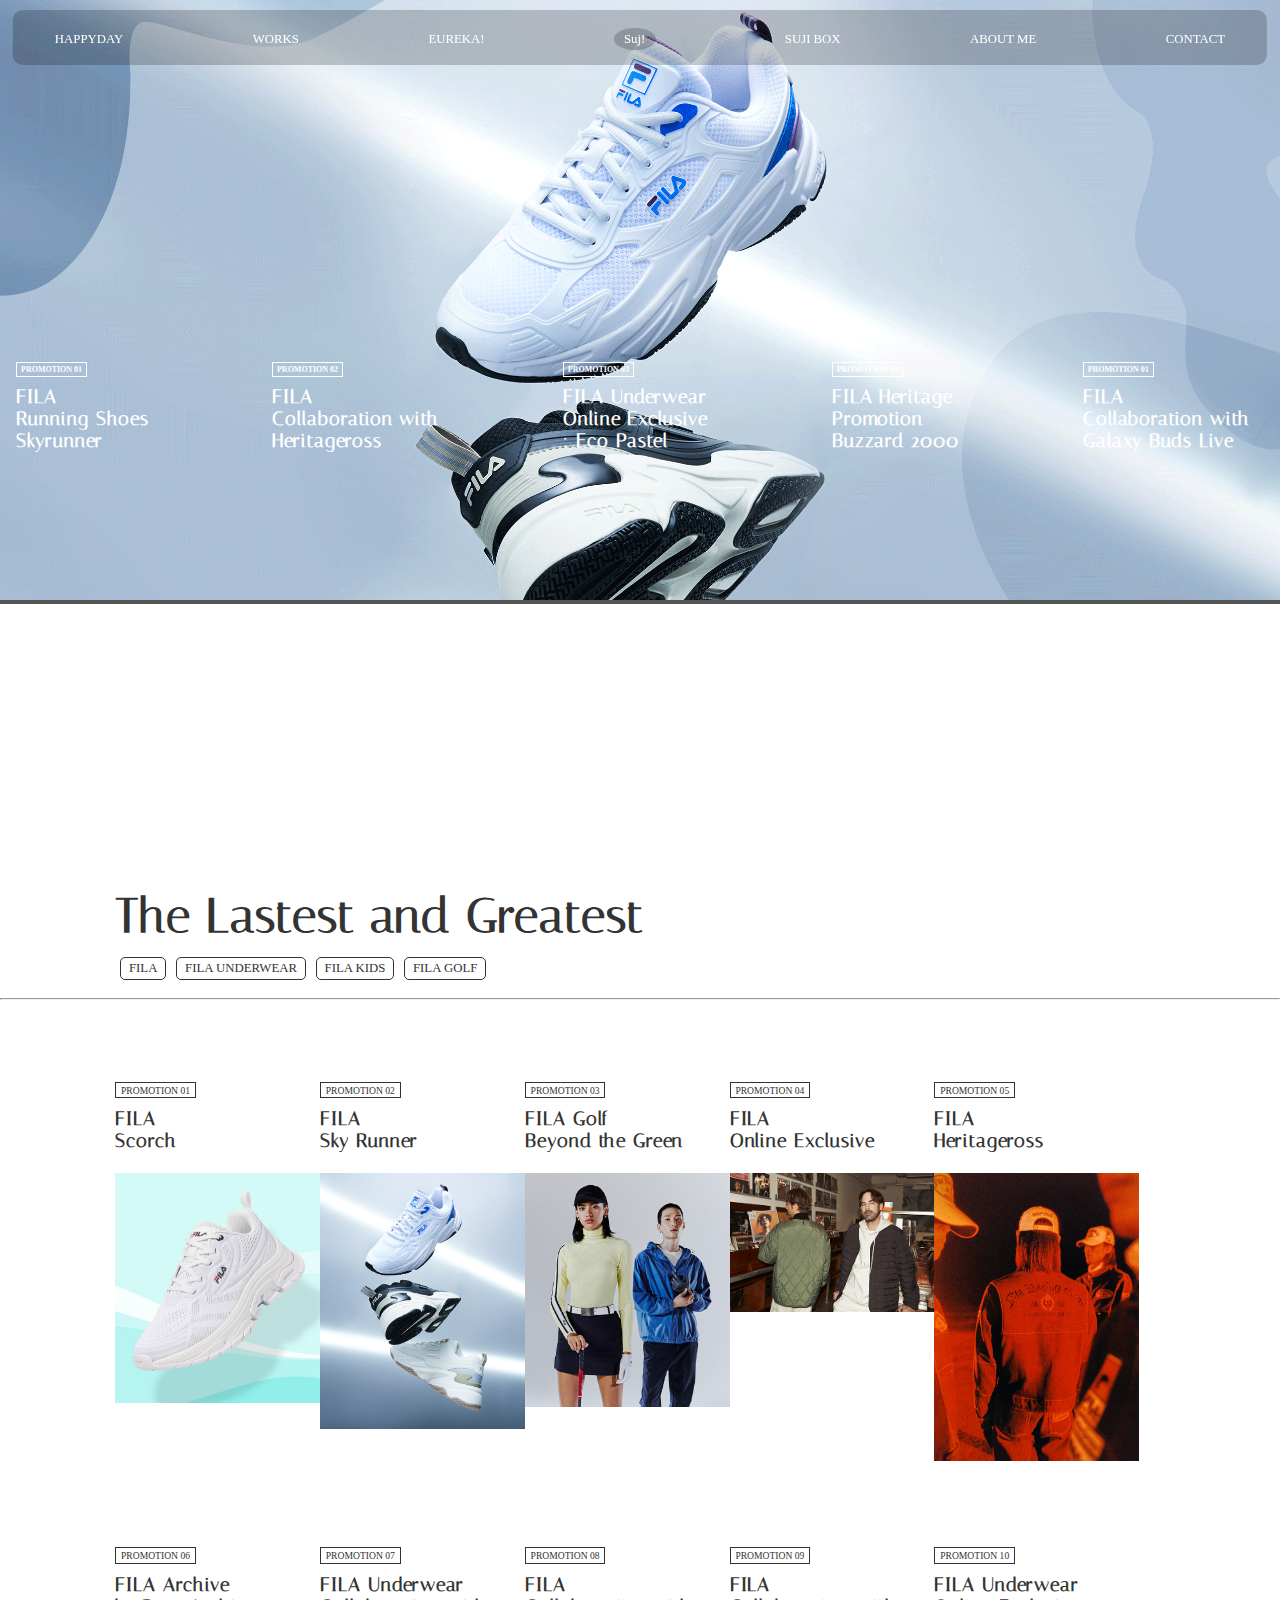
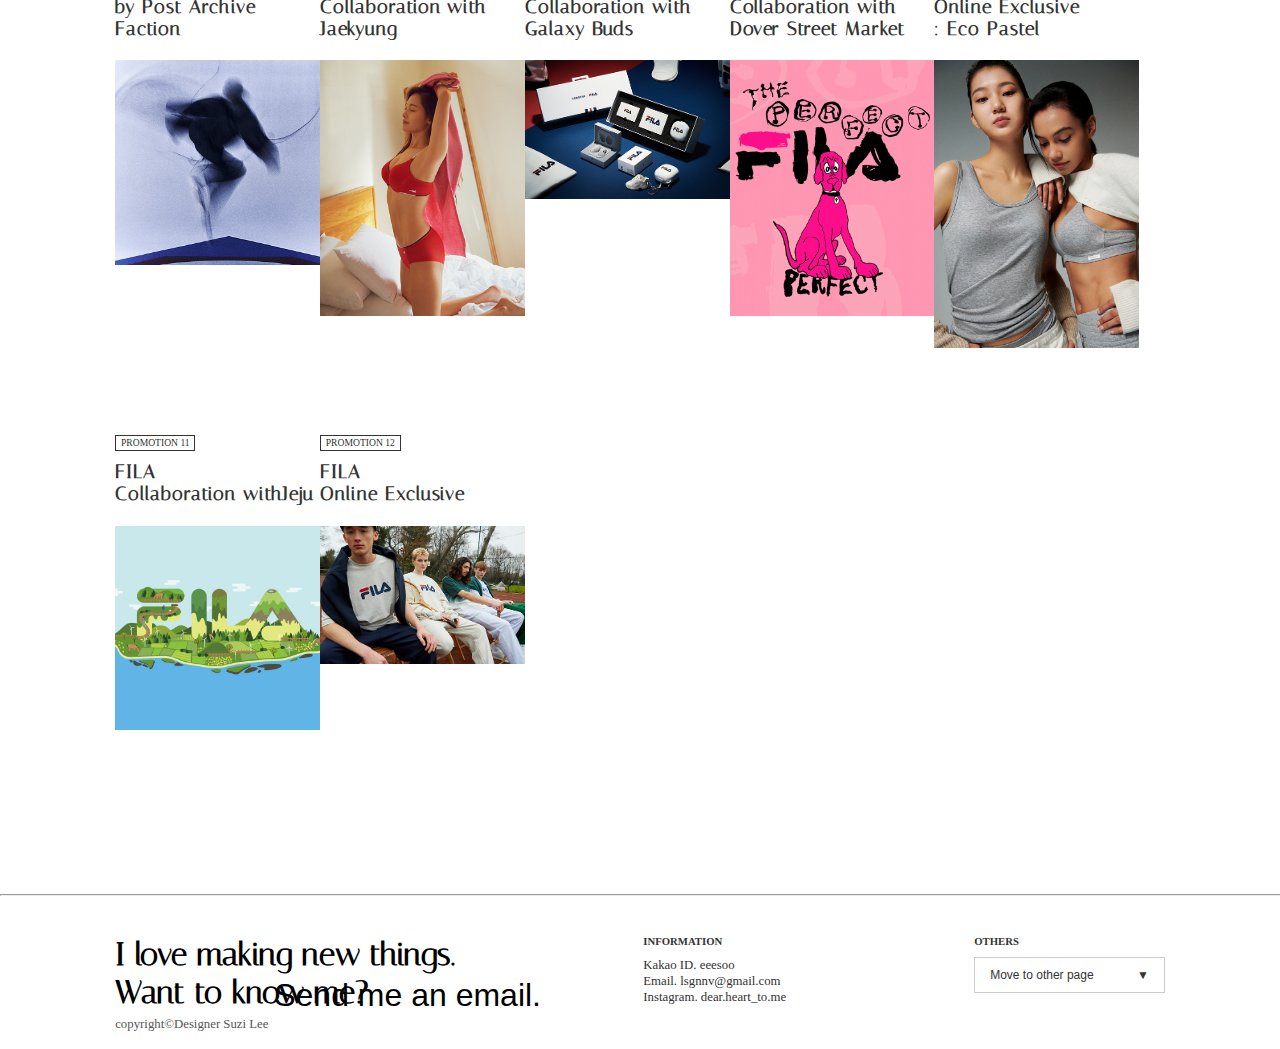
<file: index.html>
<!DOCTYPE html>
<html lang="ko">
<head>
    <meta charset="UTF-8">
    <meta http-equiv="X-UA-Compatible" content="IE=edge">
    <meta name="viewport" content="width=device-width, initial-scale=1.0">
    <link rel="icon" href="img/favicon.ico" type="image/x-icon">
    <link rel="stylesheet" href="css/fixed.css">
    <link rel="stylesheet" href="css/index.css">

    <!-- FONT -->
    <link rel="preconnect" href="https://fonts.googleapis.com">
    <link rel="preconnect" href="https://fonts.gstatic.com" crossorigin>
    <link href="https://fonts.googleapis.com/css2?family=Italiana&display=swap" rel="stylesheet">
    
    <title>Eureka suji!</title>
</head>
<body>
    <div id="wrap">
        <header data-include-path="header.html"></header>
      
        <div class="tab_menu">
            <ul class="list">
              <li class="is_on">
                <a href="promotion01.html" class="btn">
                    <p>PROMOTION 01</p>
                    <h3>FILA<br>Running Shoes<br>
                    Skyrunner</h3>
                </a>
                <div id="tab1" class="cont">
                    <img src="img/works/mainbanner_01.png" alt="Skyrunner">
                </div>
              </li>
              <li>
                <a href="promotion02.html" class="btn">
                    <p>PROMOTION 02</p>
                    <h3>FILA<br>Collaboration with<br>
                        Heritageross</h3>
                </a>
                <div id="tab2" class="cont">
                    <img src="img/works/mainbanner_05.png" alt="Heritageross">
                </div>
              </li>
              <li>
                <a href="promotion03.html" class="btn">
                    <p>PROMOTION 03</p>
                    <h3>FILA Underwear<br>
                        Online Exclusive<br>
                        : Eco Pastel</h3>
                </a>
                <div id="tab3" class="cont">
                    <img src="img/works/mainbanner_10.png" alt="Online Exclusive Eco Pastel">
                </div>
              </li>
              <li>
                <a href="promotion04.html" class="btn">
                    <p>PROMOTION 05</p>
                    <h3>FILA Heritage <br>
                        Promotion <br>
                        Buzzard 2000 </h3>
                </a>
                <div id="tab3" class="cont">
                    <img src="img/works/mainbanner_15.png" alt="Buzzard 2000">
                </div>
              </li>
              <li>
                <a href="promotion05.html" class="btn">
                    <p>PROMOTION 01</p>
                    <h3>FILA<br>Collaboration with<br>
                    Galaxy Buds Live</h3>
                </a>
                <div id="tab3" class="cont">
                    <img src="img/works/mainbanner_17.png" alt="Galaxy Buds Collabo">
                </div>
              </li>
            </ul>
          </div>

        <article>
            <h2>The Lastest and Greatest</h2>
            <ul class="hashtag">
                <li><a href="#">FILA</a></li>
                <li><a href="#">FILA UNDERWEAR</a></li>
                <li><a href="#">FILA KIDS</a></li>
                <li><a href="#">FILA GOLF</a></li>
            </ul>
            <hr>
            <ul id="works" class="list">
                <li>
                    <a href="#">
                        <p>PROMOTION 01</p>
                        <h3>FILA<br>Scorch</h3>
                        <img src="img/works/thumb_01.jpg" alt="">
                    </a>
                    
                </li>
                <li><a href="#">
                    <p>PROMOTION 02</p>
                    <h3>FILA<br>Sky Runner</h3>
                    <img src="img/works/thumb_02.jpg" alt="">
                </a></li>
                <li><a href="#">
                    <p>PROMOTION 03</p>
                    <h3>FILA Golf<br>Beyond the Green</h3>
                    <img src="img/works/thumb_03.jpg" alt="">
                </a></li>
                <li><a href="#">
                    <p>PROMOTION 04</p>
                    <h3>FILA<br>Online Exclusive</h3>
                    <img src="img/works/thumb_04.jpg" alt="">
                </a></li>
                <li><a href="#">
                    <p>PROMOTION 05</p>
                    <h3>FILA<br>Heritageross</h3>
                    <img src="img/works/thumb_05.jpg" alt="">
                </a></li>
                <li><a href="#">
                    <p>PROMOTION 06</p>
                    <h3>FILA Archive<br>by Post Archive <br>Faction</h3>
                    <img src="img/works/thumb_06.jpg" alt="">
                </a></li>
                <li><a href="#">
                    <p>PROMOTION 07</p>
                    <h3>FILA Underwear
                        <br>Collaboration with<br>
                        Jaekyung</h3>
                    <img src="img/works/thumb_07.jpg" alt="">
                </a></li>
                <li><a href="#">
                    <p>PROMOTION 08</p>
                    <h3>FILA<br>Collaboration with<br>
                    Galaxy Buds</h3>
                    <img src="img/works/thumb_17.jpg" alt="">
                </a></li>
                <li><a href="#">
                    <p>PROMOTION 09</p>
                    <h3>FILA<br>Collaboration with<br>
                    Dover Street Market</h3>
                    <img src="img/works/thumb_16.jpg" alt="">
                </a></li>
                <li><a href="#">
                    <p>PROMOTION 10</p>
                    <h3>FILA Underwear<br>Online Exclusive<br>: Eco Pastel</h3>
                    <img src="img/works/thumb_10.jpg" alt="">
                </a></li>
                <li><a href="#">
                    <p>PROMOTION 11</p>
                    <h3>FILA<br>Collaboration withJeju</h3>
                    <img src="img/works/thumb_11.jpg" alt="">
                </a></li>
                <li><a href="#">
                    <p>PROMOTION 12</p>
                    <h3>FILA<br>Online Exclusive</h3>
                    <img src="img/works/thumb_08.jpg" alt="">
                </a></li>
            </ul>
        </article>

        <hr id="footerline">
        <footer data-include-path="footer.html"></footer>
    </div>

    <script src="js/fixed.js"></script>
    <script src="js/index.js"></script>

</body>
</html>
</file>
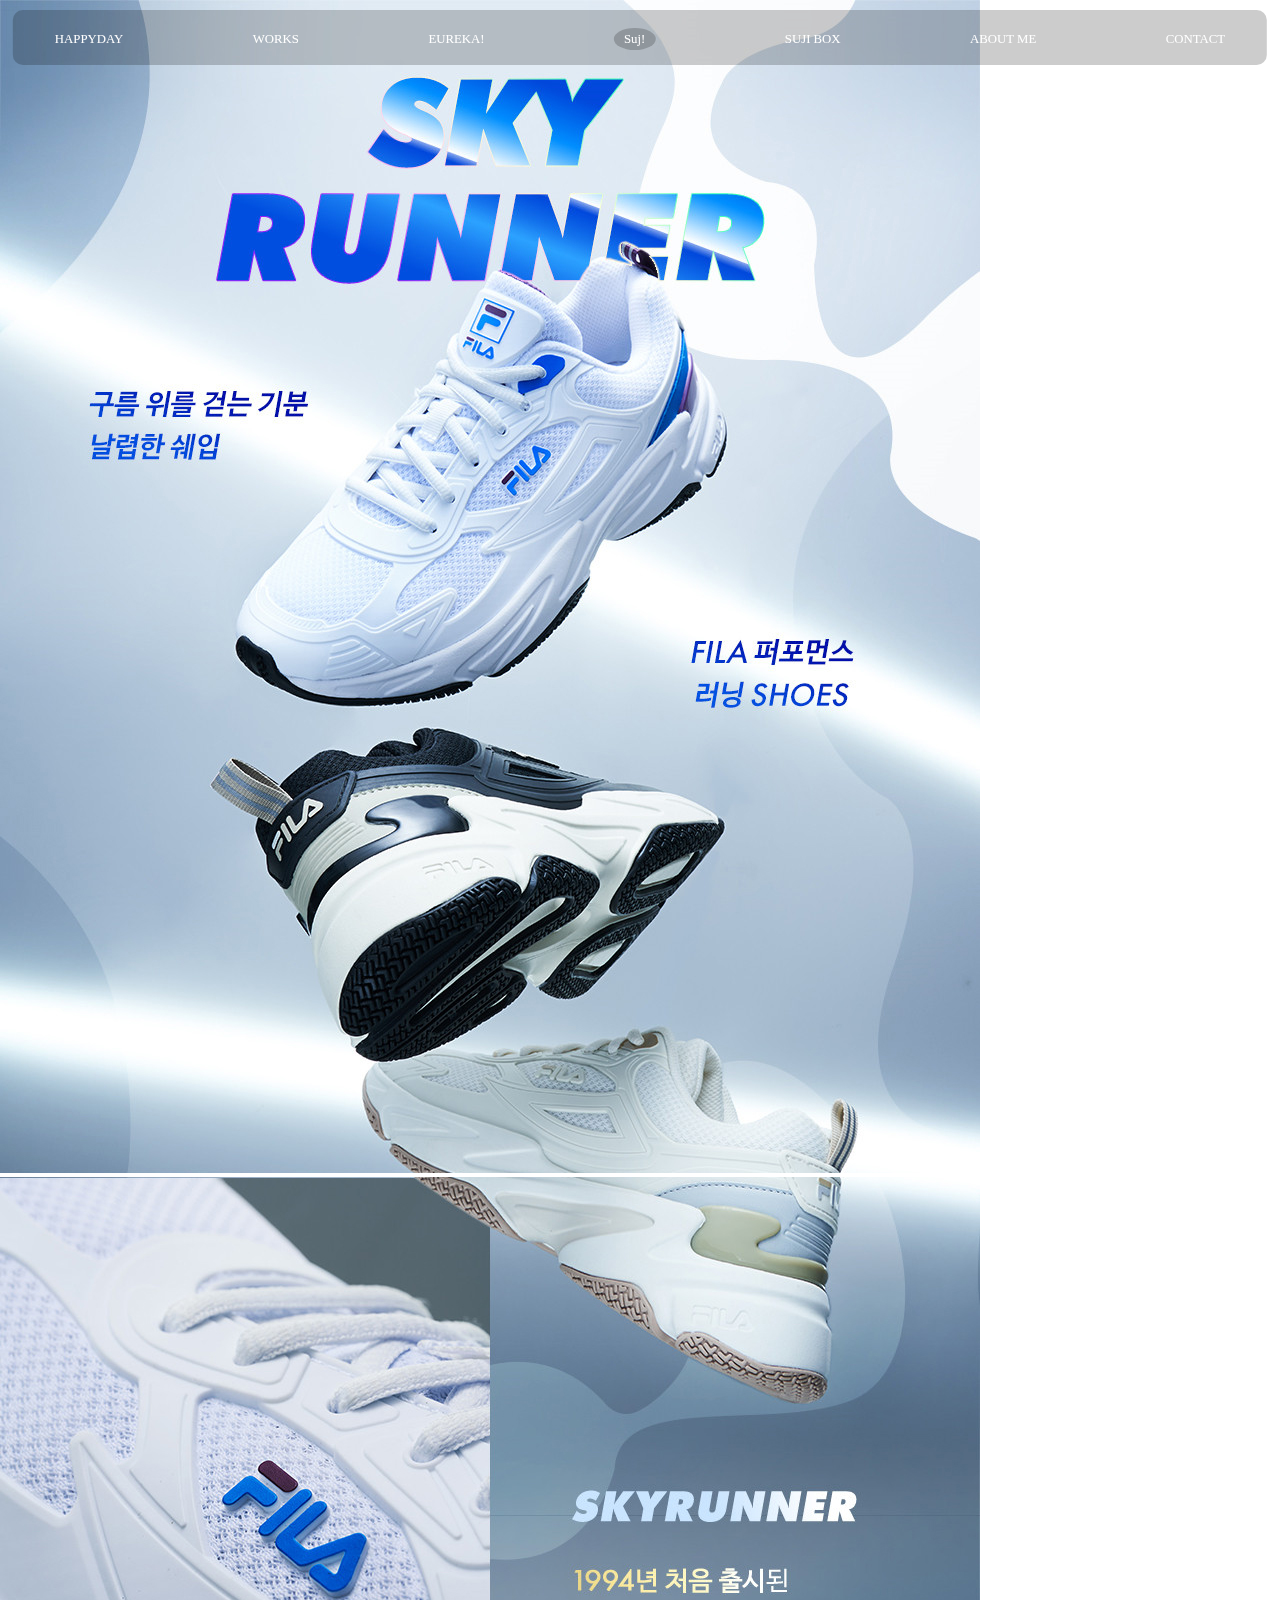
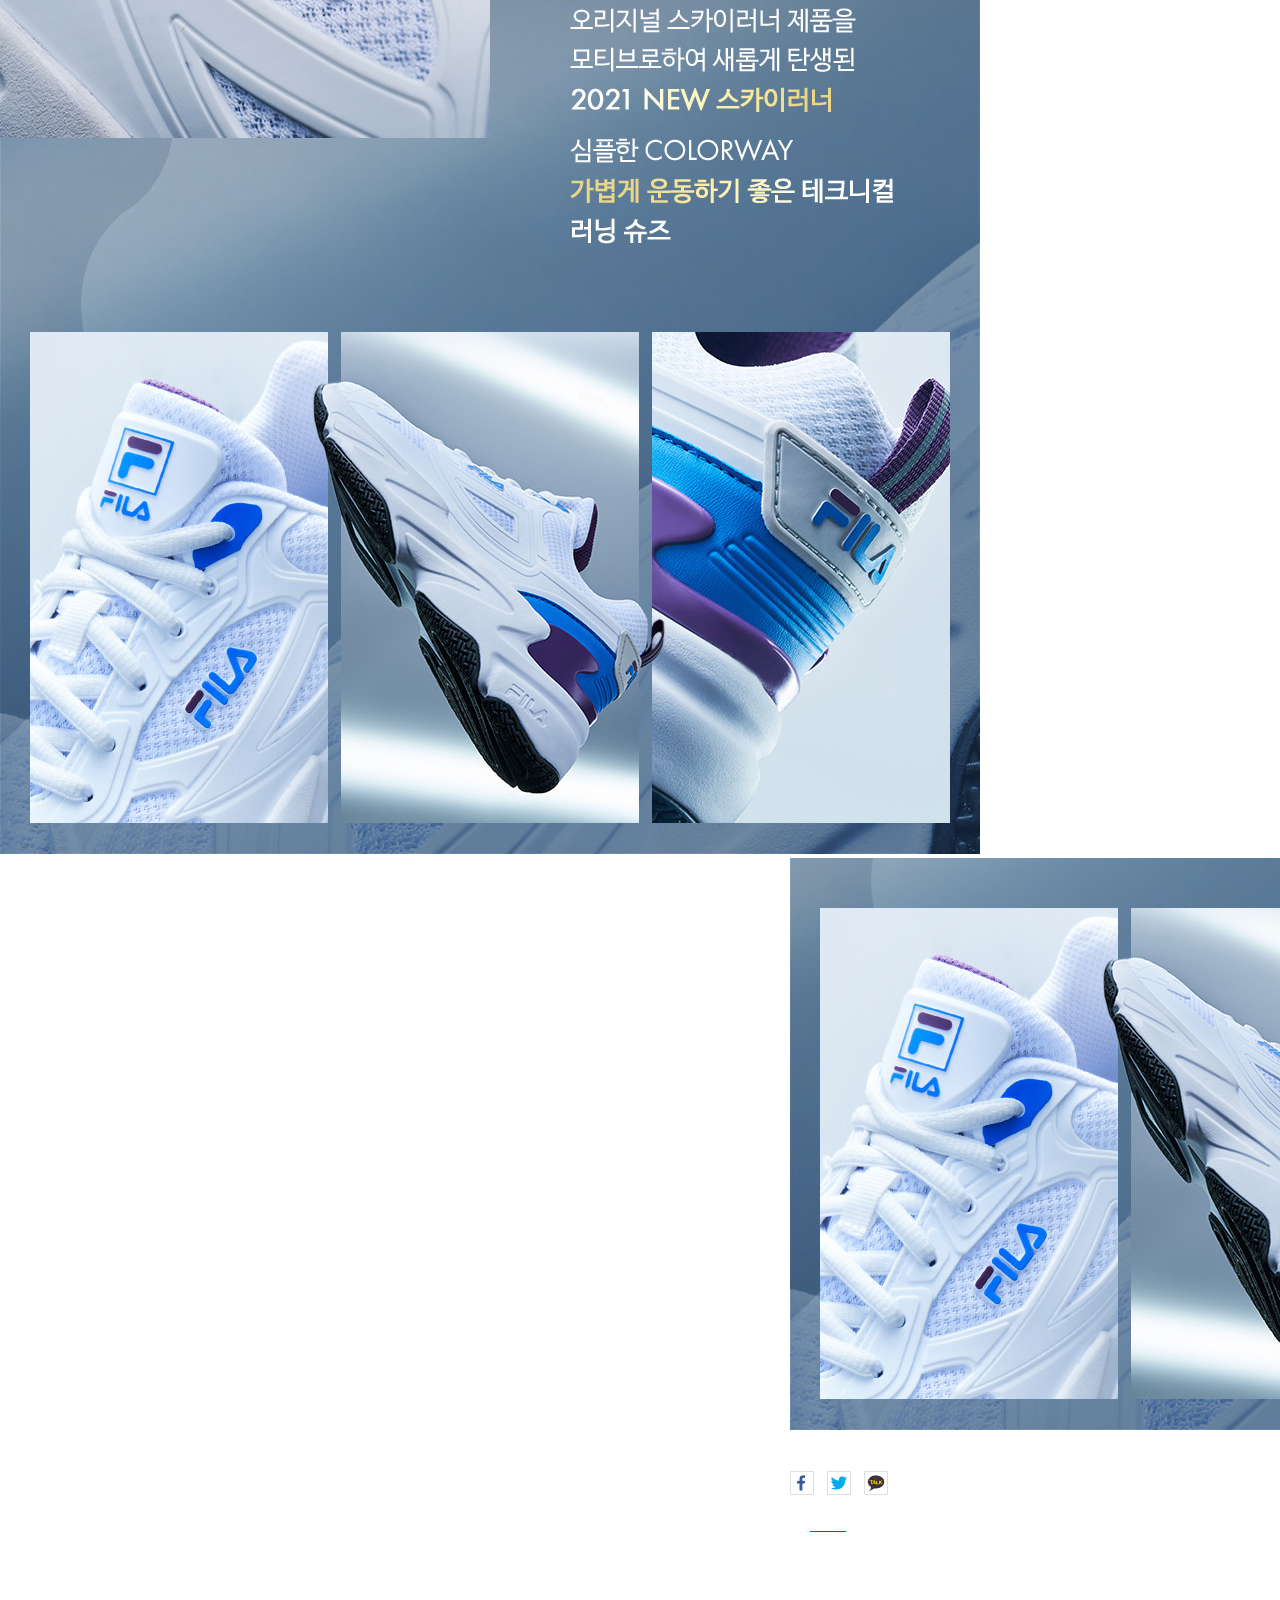
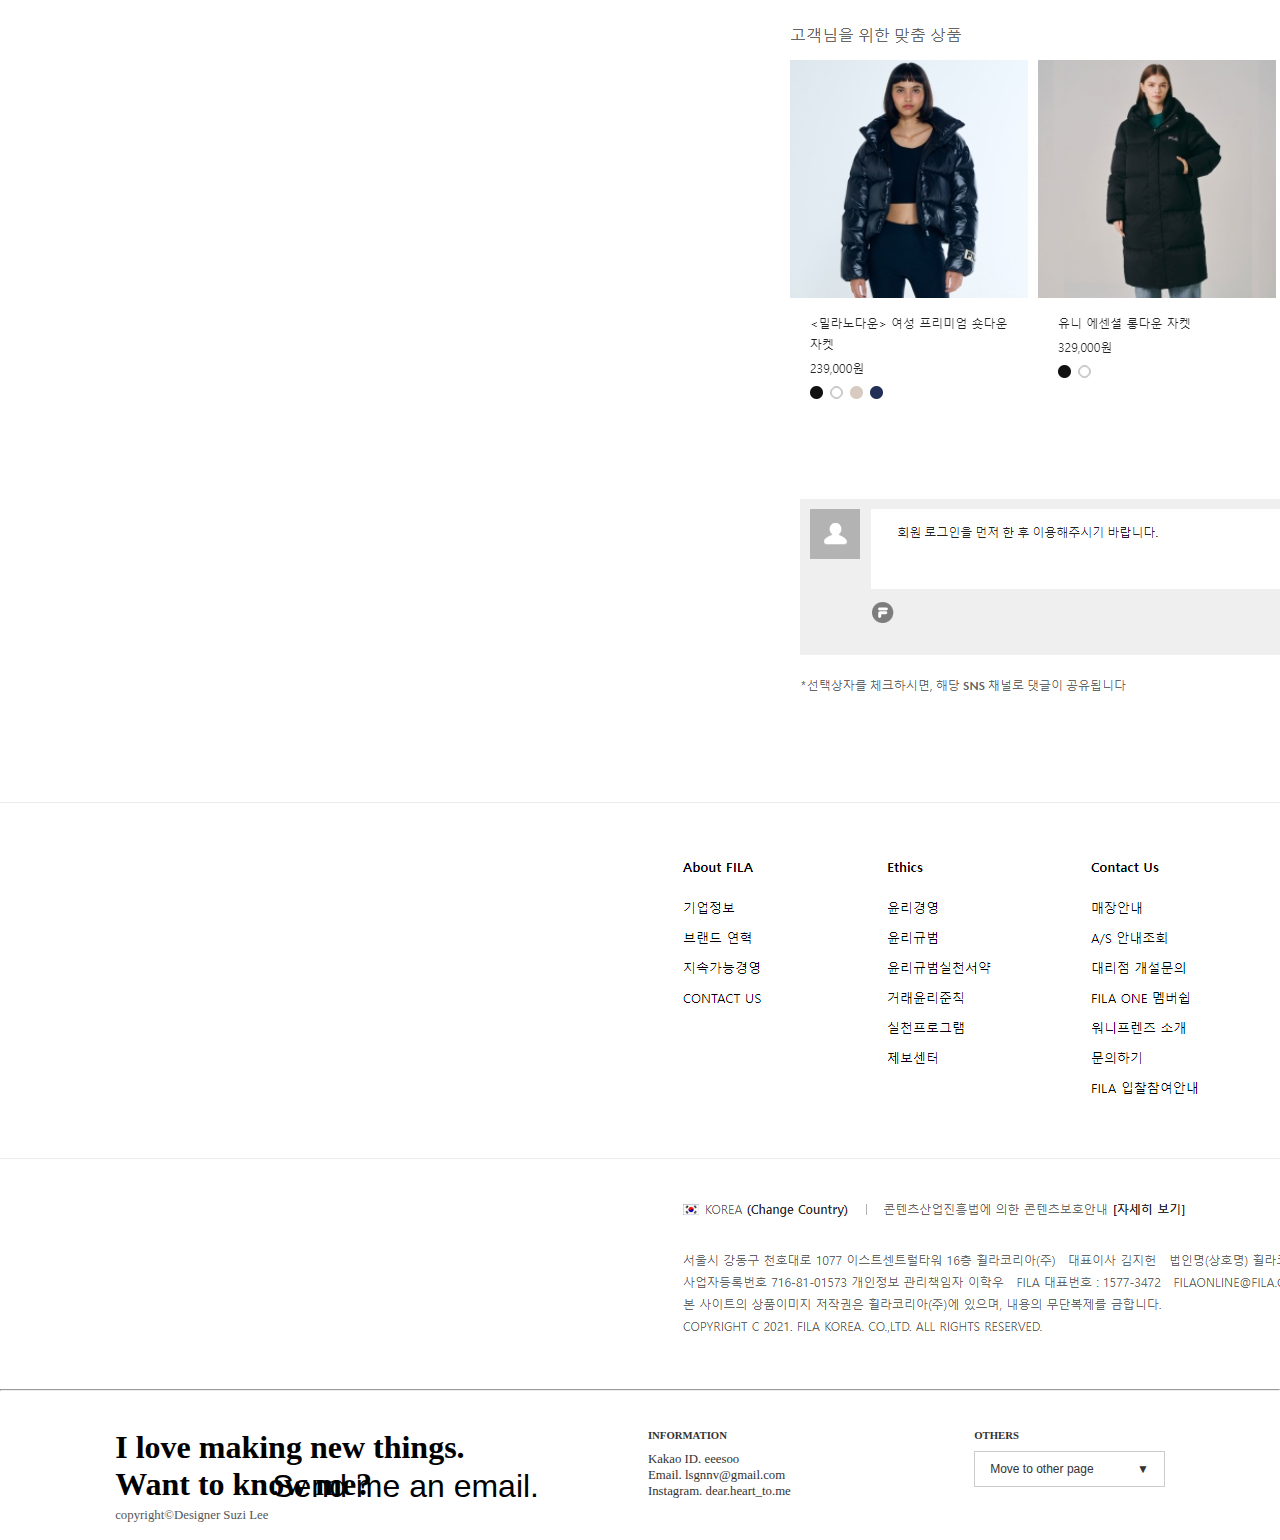
<file: promotion01.html>
<!DOCTYPE html>
<html lang="ko">
<head>
    <meta charset="UTF-8">
    <meta http-equiv="X-UA-Compatible" content="IE=edge">
    <meta name="viewport" content="width=device-width, initial-scale=1.0">

    <link rel="stylesheet" href="css/fixed.css">
    <style>
        /* #wrap {
            width: 100vw;
            height: 100vh;
        } */
    </style>
    <title>Promotion01</title>
</head>
<body>
    <header data-include-path="header.html"></header>
    <div id="wrap">
        <div id="img">
            <img src="img/works/02_skyrunner_01.jpg" alt="">
            <img src="img/works/02_skyrunner_02.jpg" alt="">
            <img src="img/works/02_skyrunner_03.jpg" alt="">
            <img src="img/works/02_skyrunner_04.jpg" alt="">
        </div>
    </div>
    <hr id="footerline">
    <footer data-include-path="footer.html"></footer>

<script src="js/fixed.js"></script>

</body>
</html>
</file>
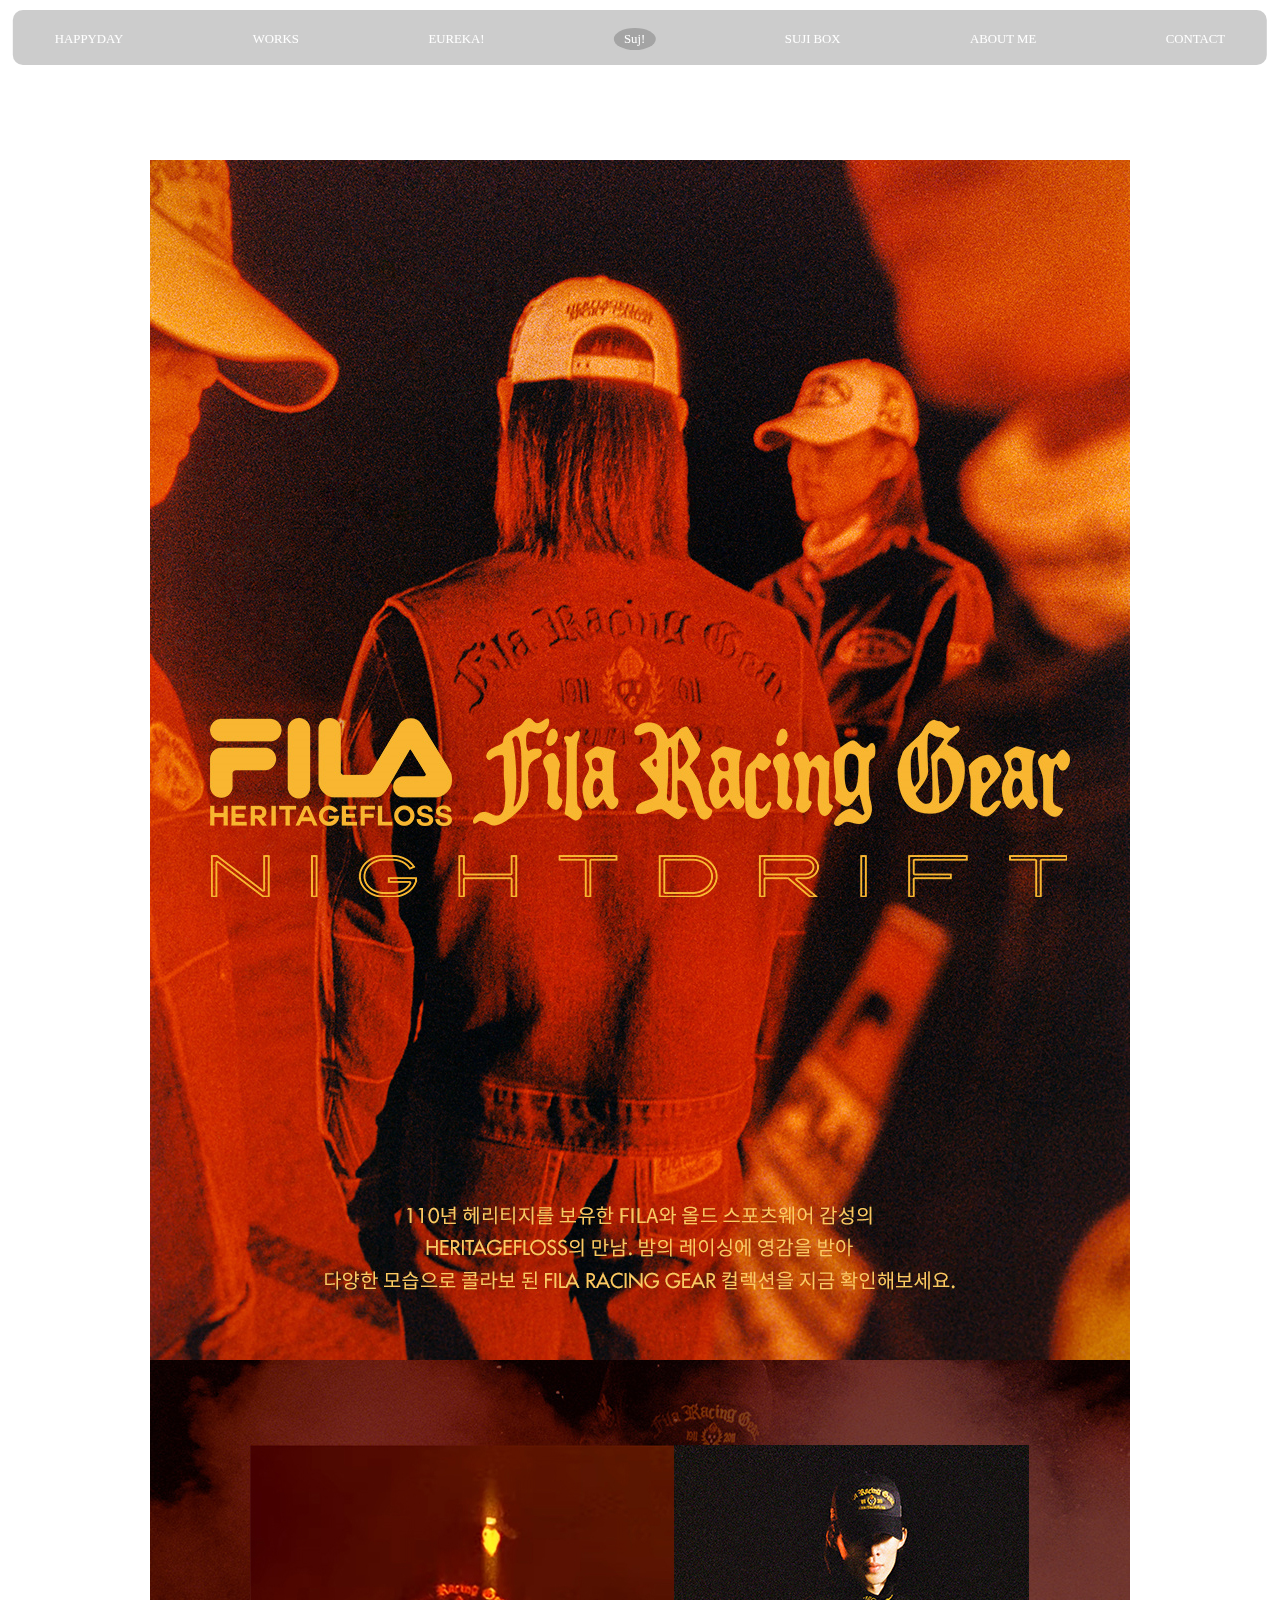
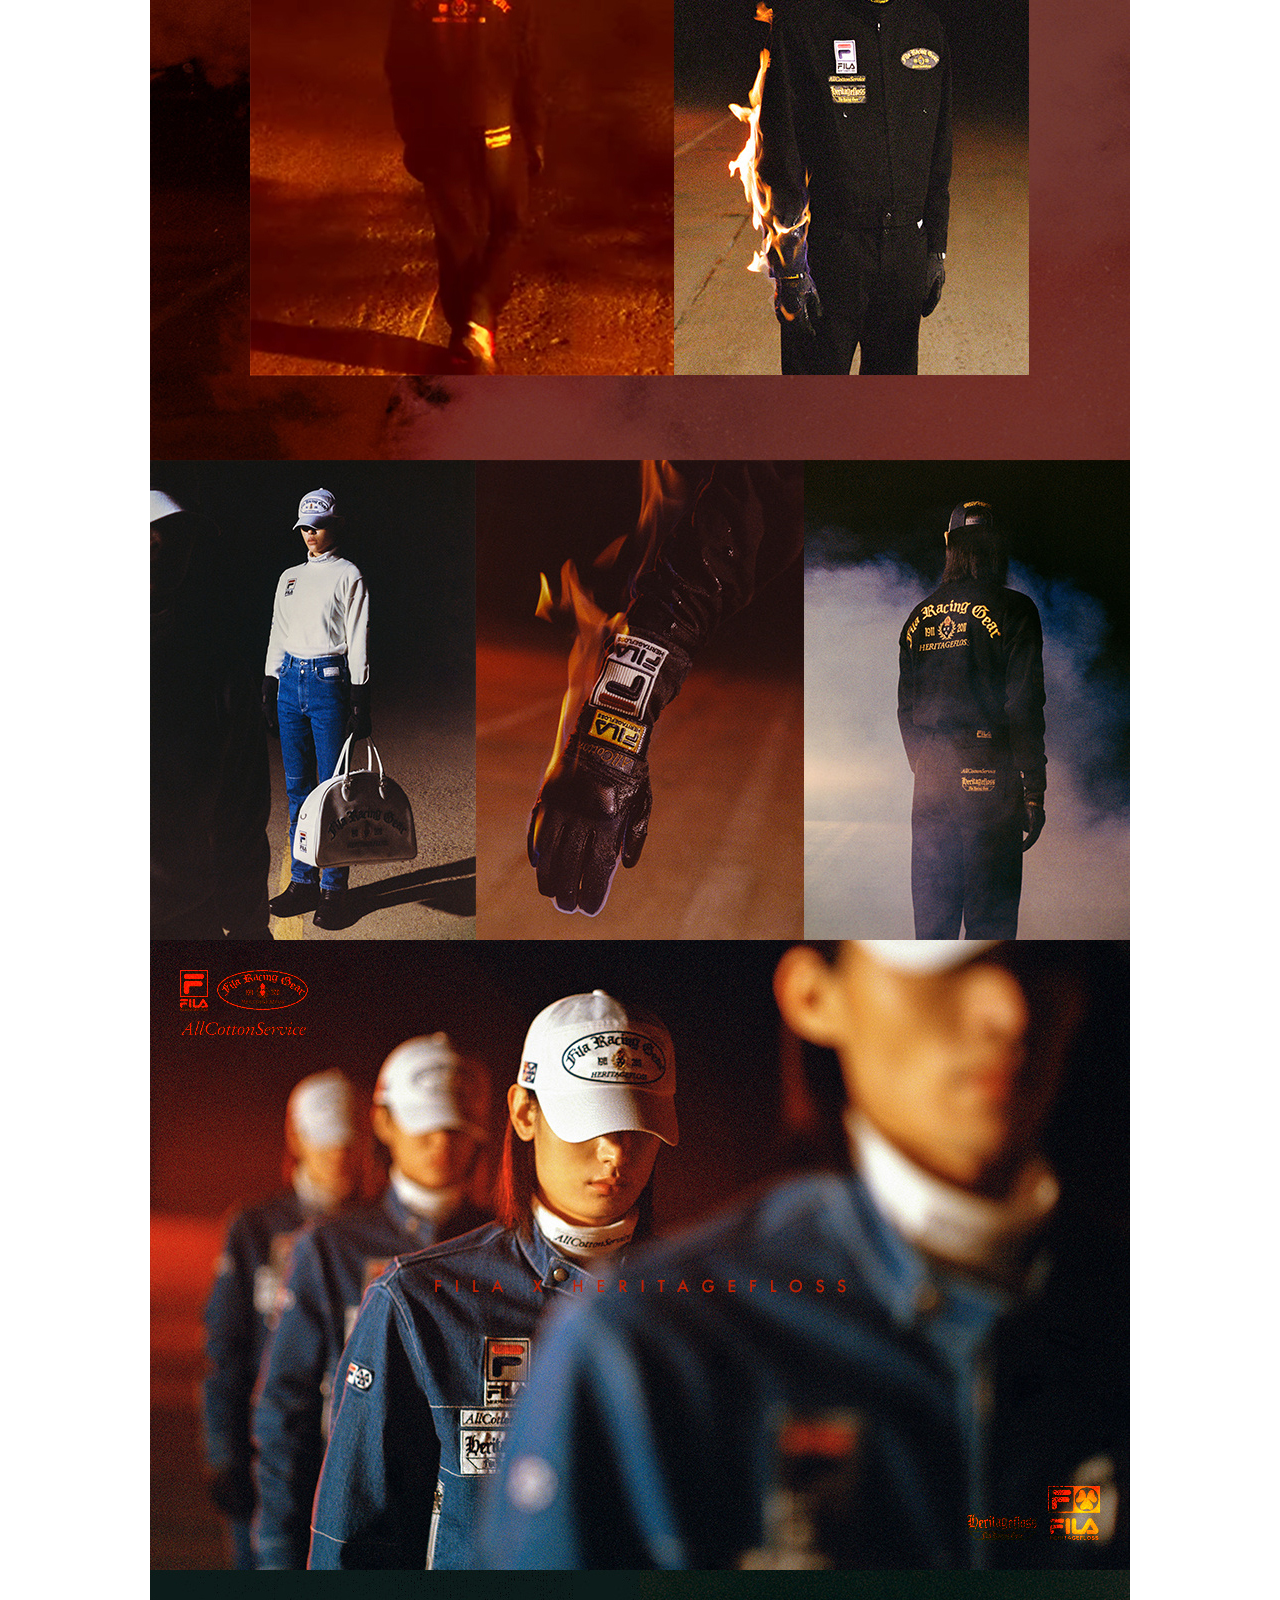
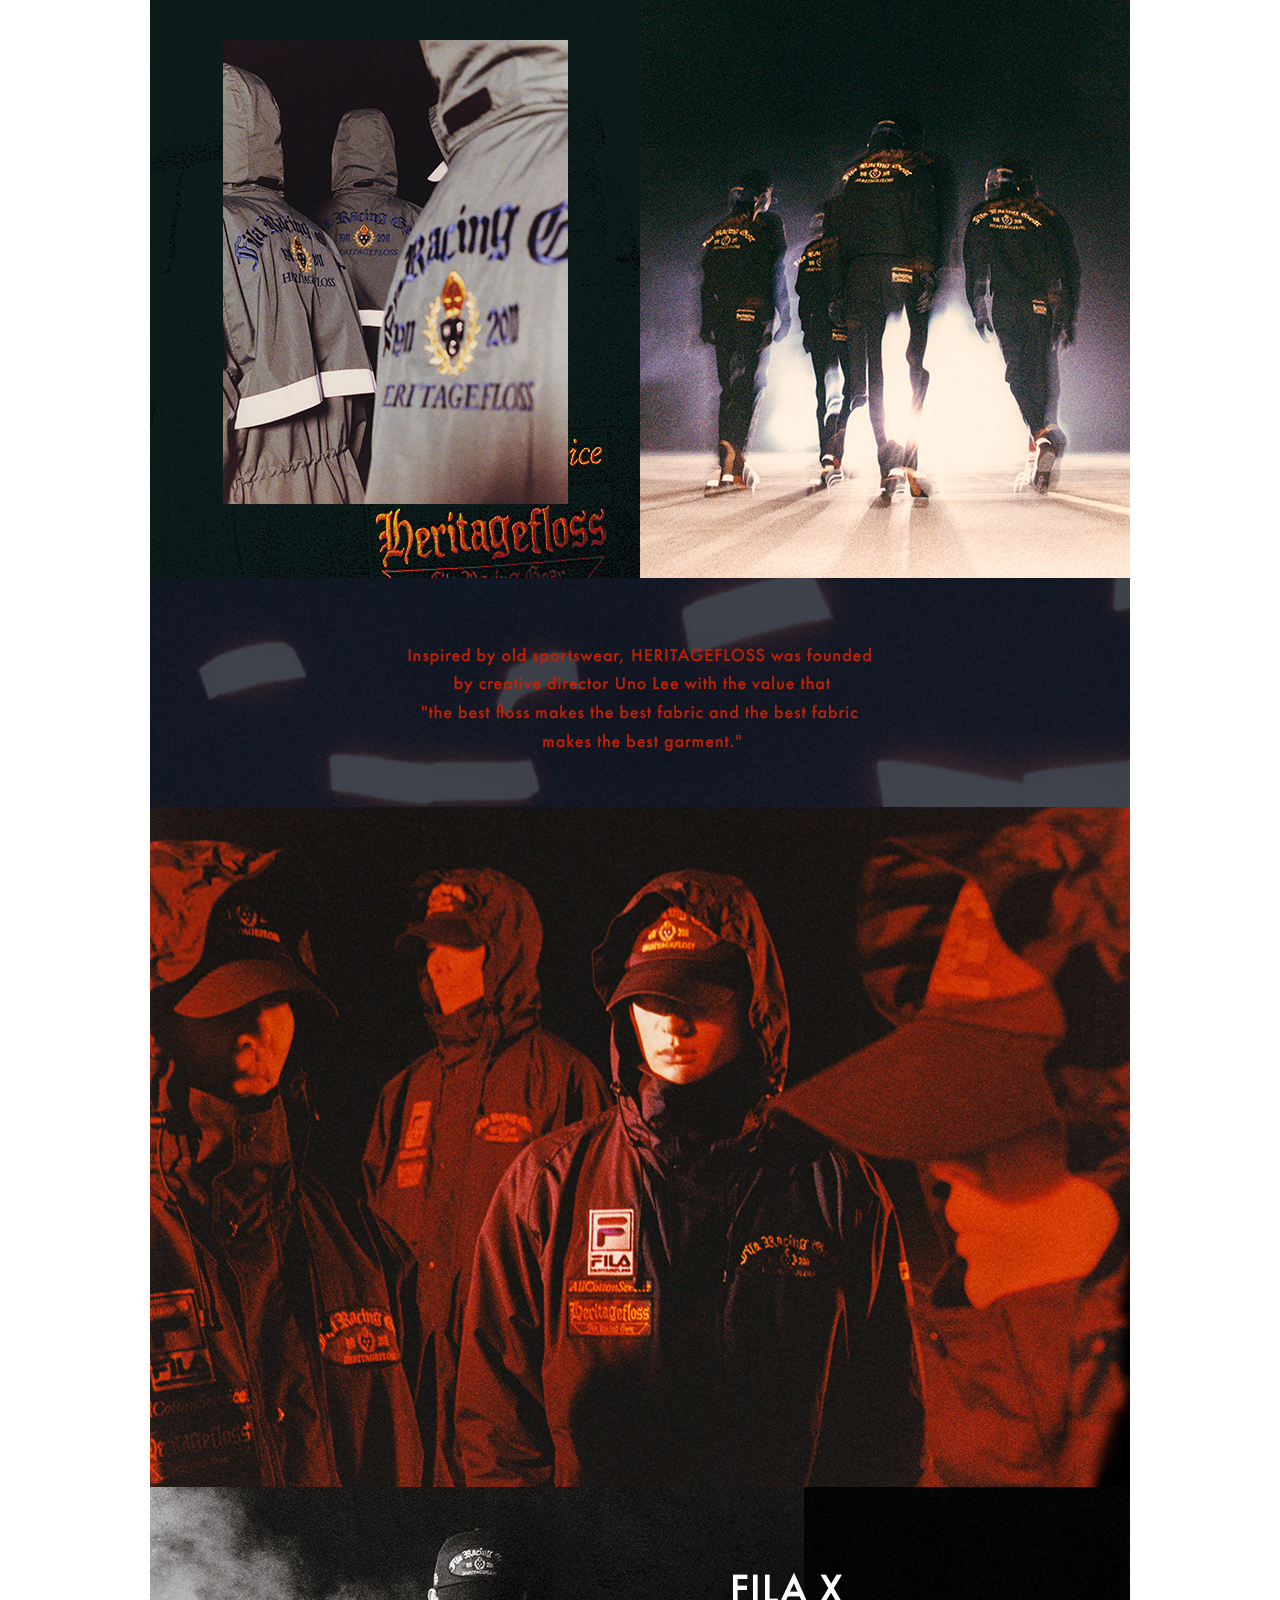
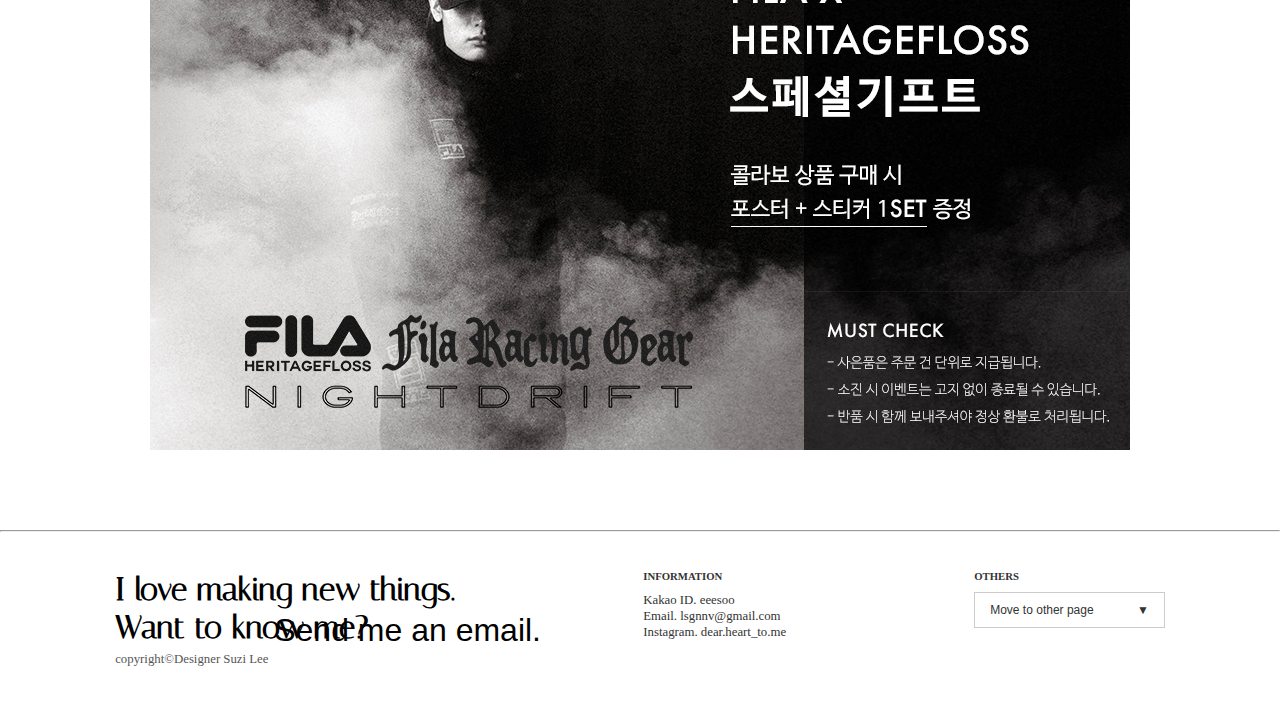
<file: promotion02.html>
<!DOCTYPE html>
<html lang="ko">
<head>
    <meta charset="UTF-8">
    <meta http-equiv="X-UA-Compatible" content="IE=edge">
    <meta name="viewport" content="width=device-width, initial-scale=1.0">

    <link rel="stylesheet" href="css/fixed.css">

        <!-- FONT -->
        <link rel="preconnect" href="https://fonts.googleapis.com">
        <link rel="preconnect" href="https://fonts.gstatic.com" crossorigin>
        <link href="https://fonts.googleapis.com/css2?family=Italiana&display=swap" rel="stylesheet">

    <style>
        #wrap {
            margin: 5rem 0;
        }
        #wrap #img img {
            width: 100vw;
            height: auto !important;
        }
        #box_bg {
            background-size: cover;
            background-color: #fff;
            position: relative;
        }
        #img {
            max-width: 980px;
            margin: 0 auto;
            padding: 5rem 0;           
        }
        #wrap #img img {
            width: inherit;
            height: auto !important;
            display: block;
        }
    </style>
    <title>Promotion02</title>
</head>
<body>
    <div id="wrap">
        <header data-include-path="header.html"></header>
        <div id="box_bg">
            <div id="img">
                <img src="img/works/05_heritagefloss_01.jpg" alt="">
                <img src="img/works/05_heritagefloss_02.jpg" alt="">
                <img src="img/works/05_heritagefloss_03.jpg" alt="">
                <img src="img/works/05_heritagefloss_04.jpg" alt="">
                <img src="img/works/05_heritagefloss_05.jpg" alt="">
            </div>
        </div>
        <hr id="footerline">
        <footer data-include-path="footer.html"></footer>
    </div>


<script src="js/fixed.js"></script>

</body>
</html>
</file>
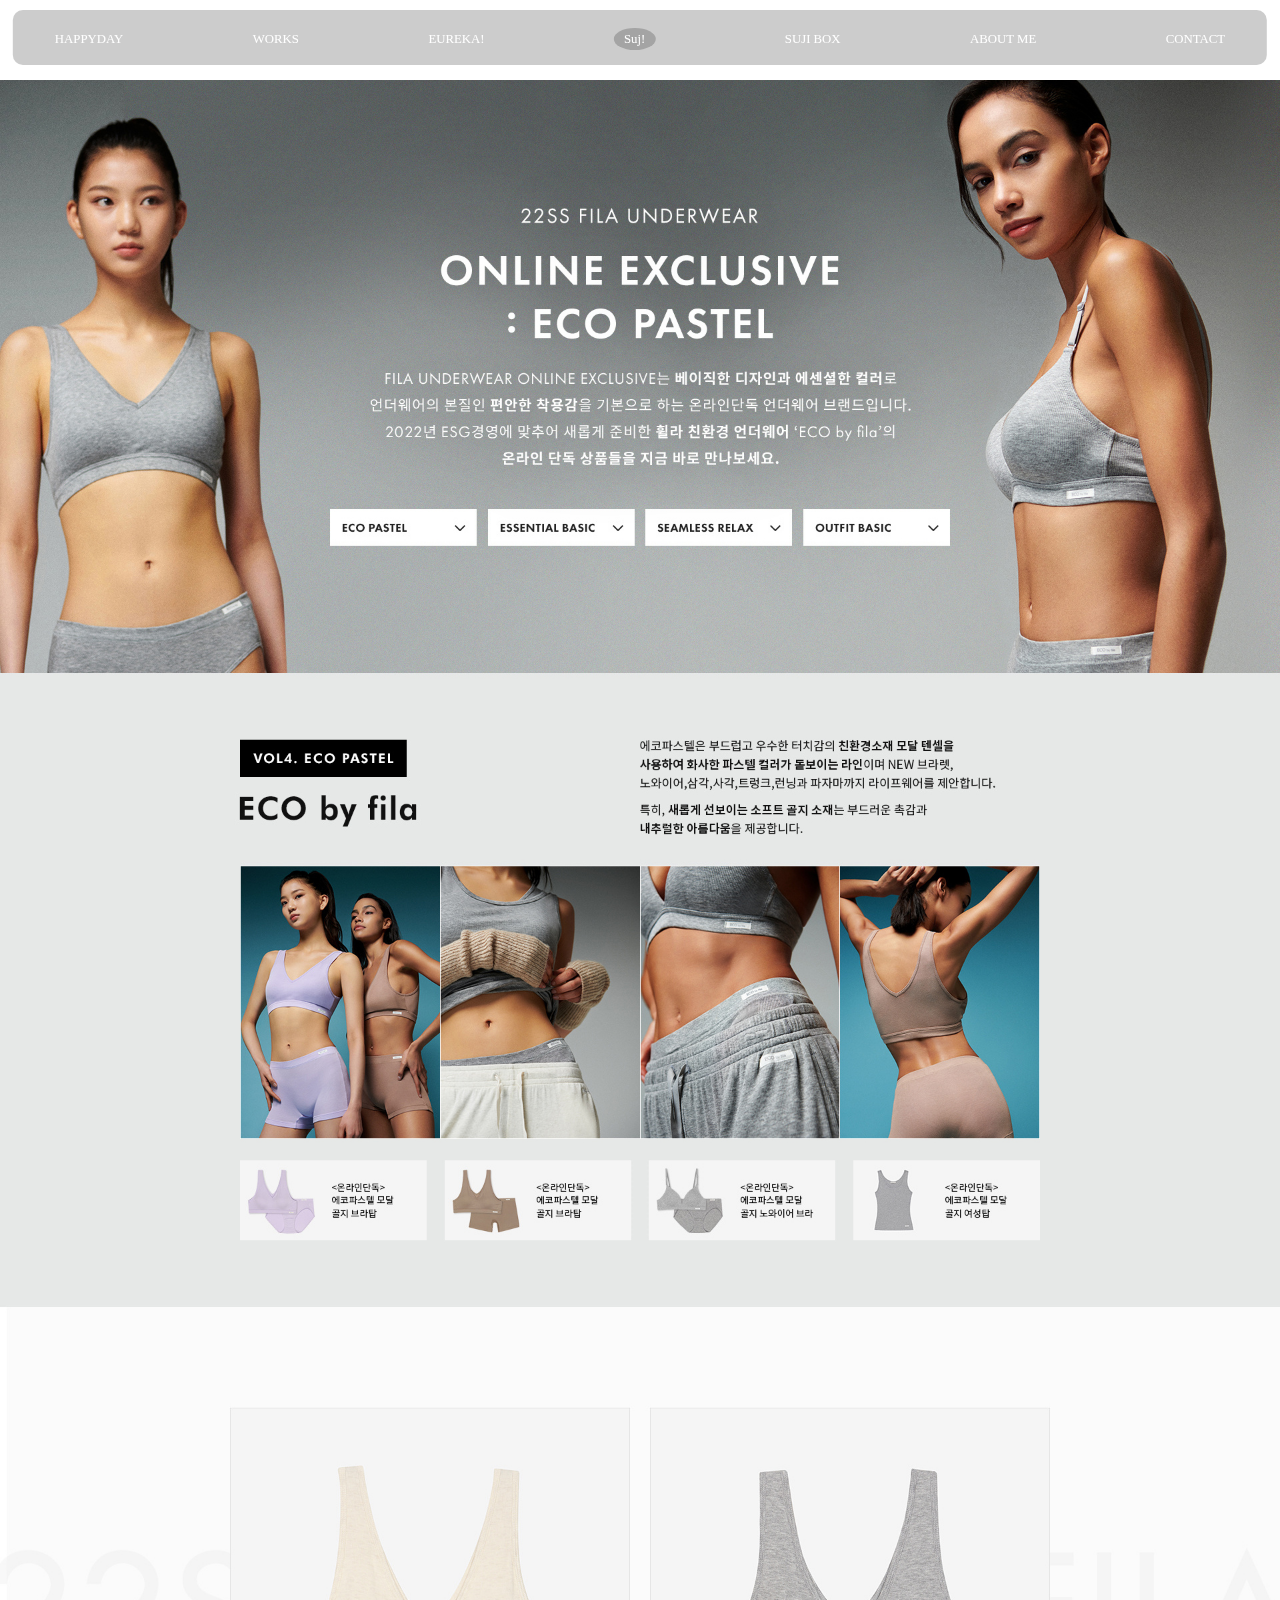
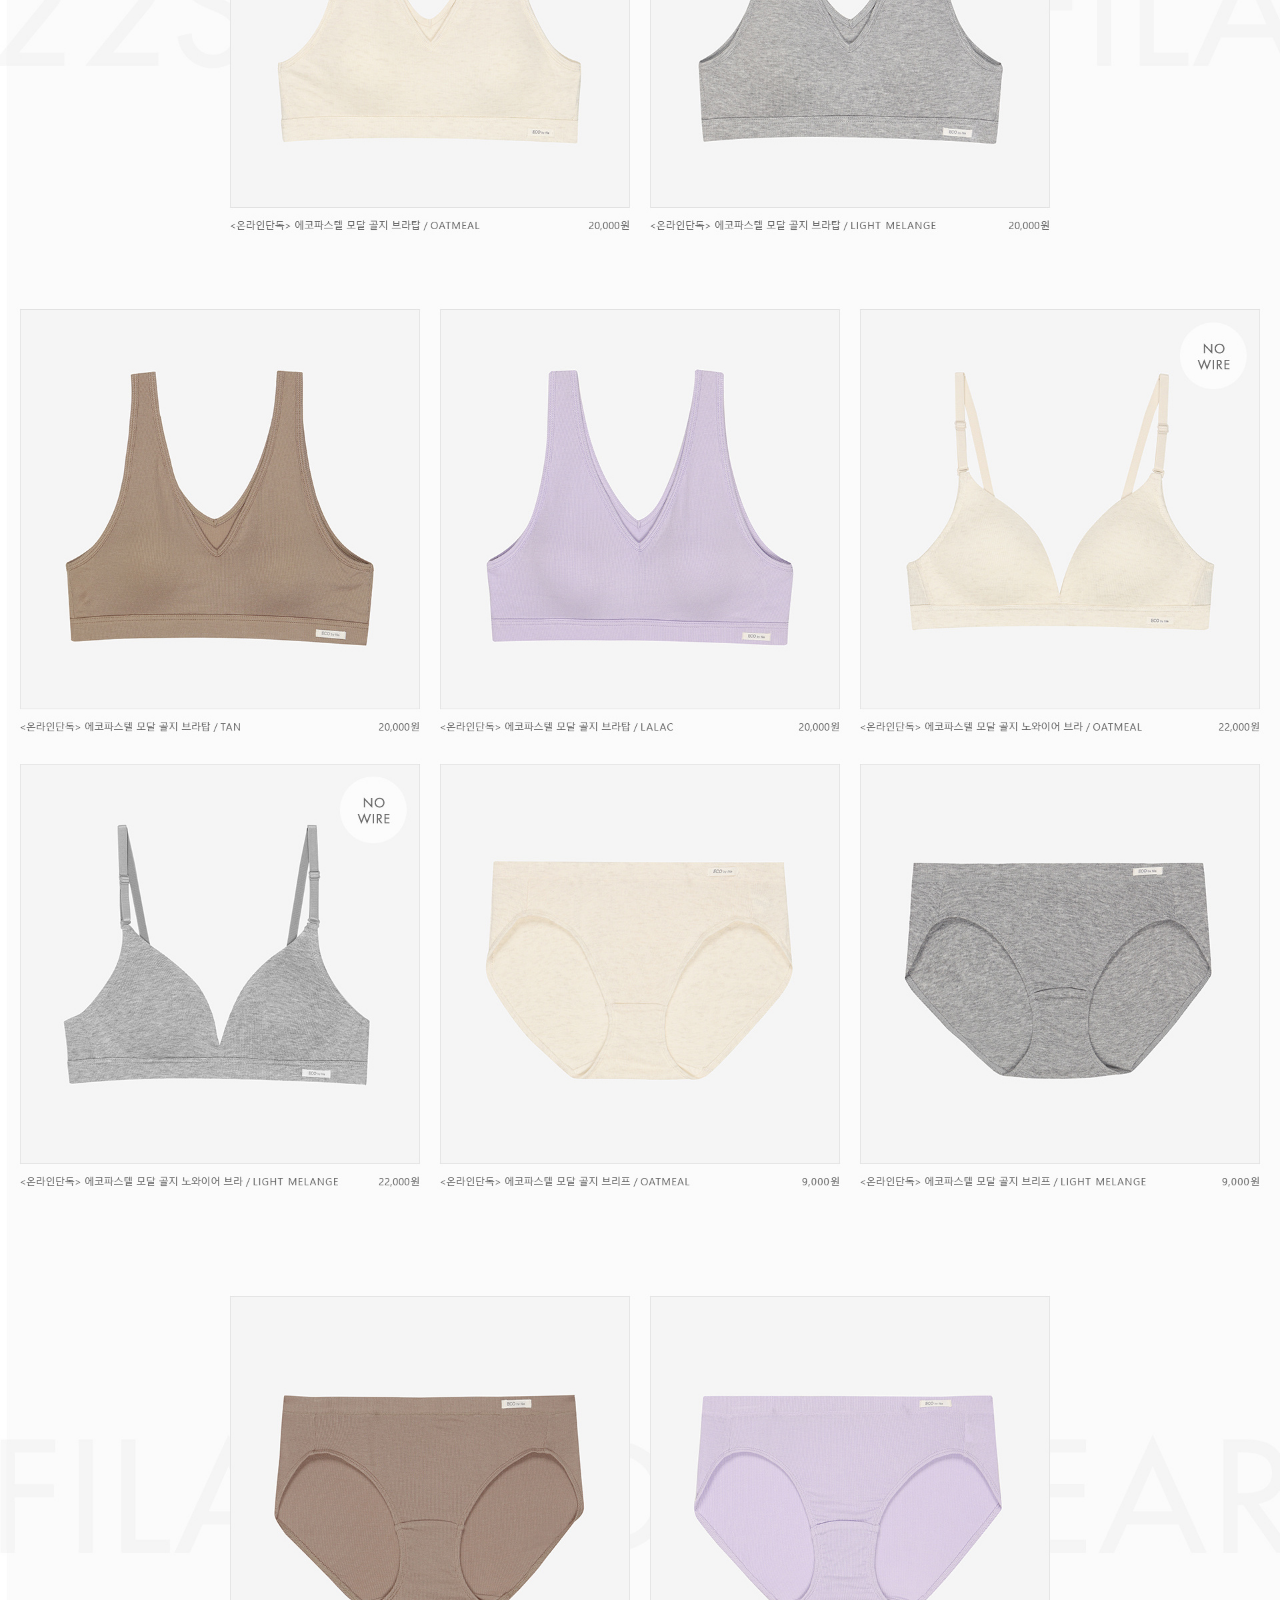
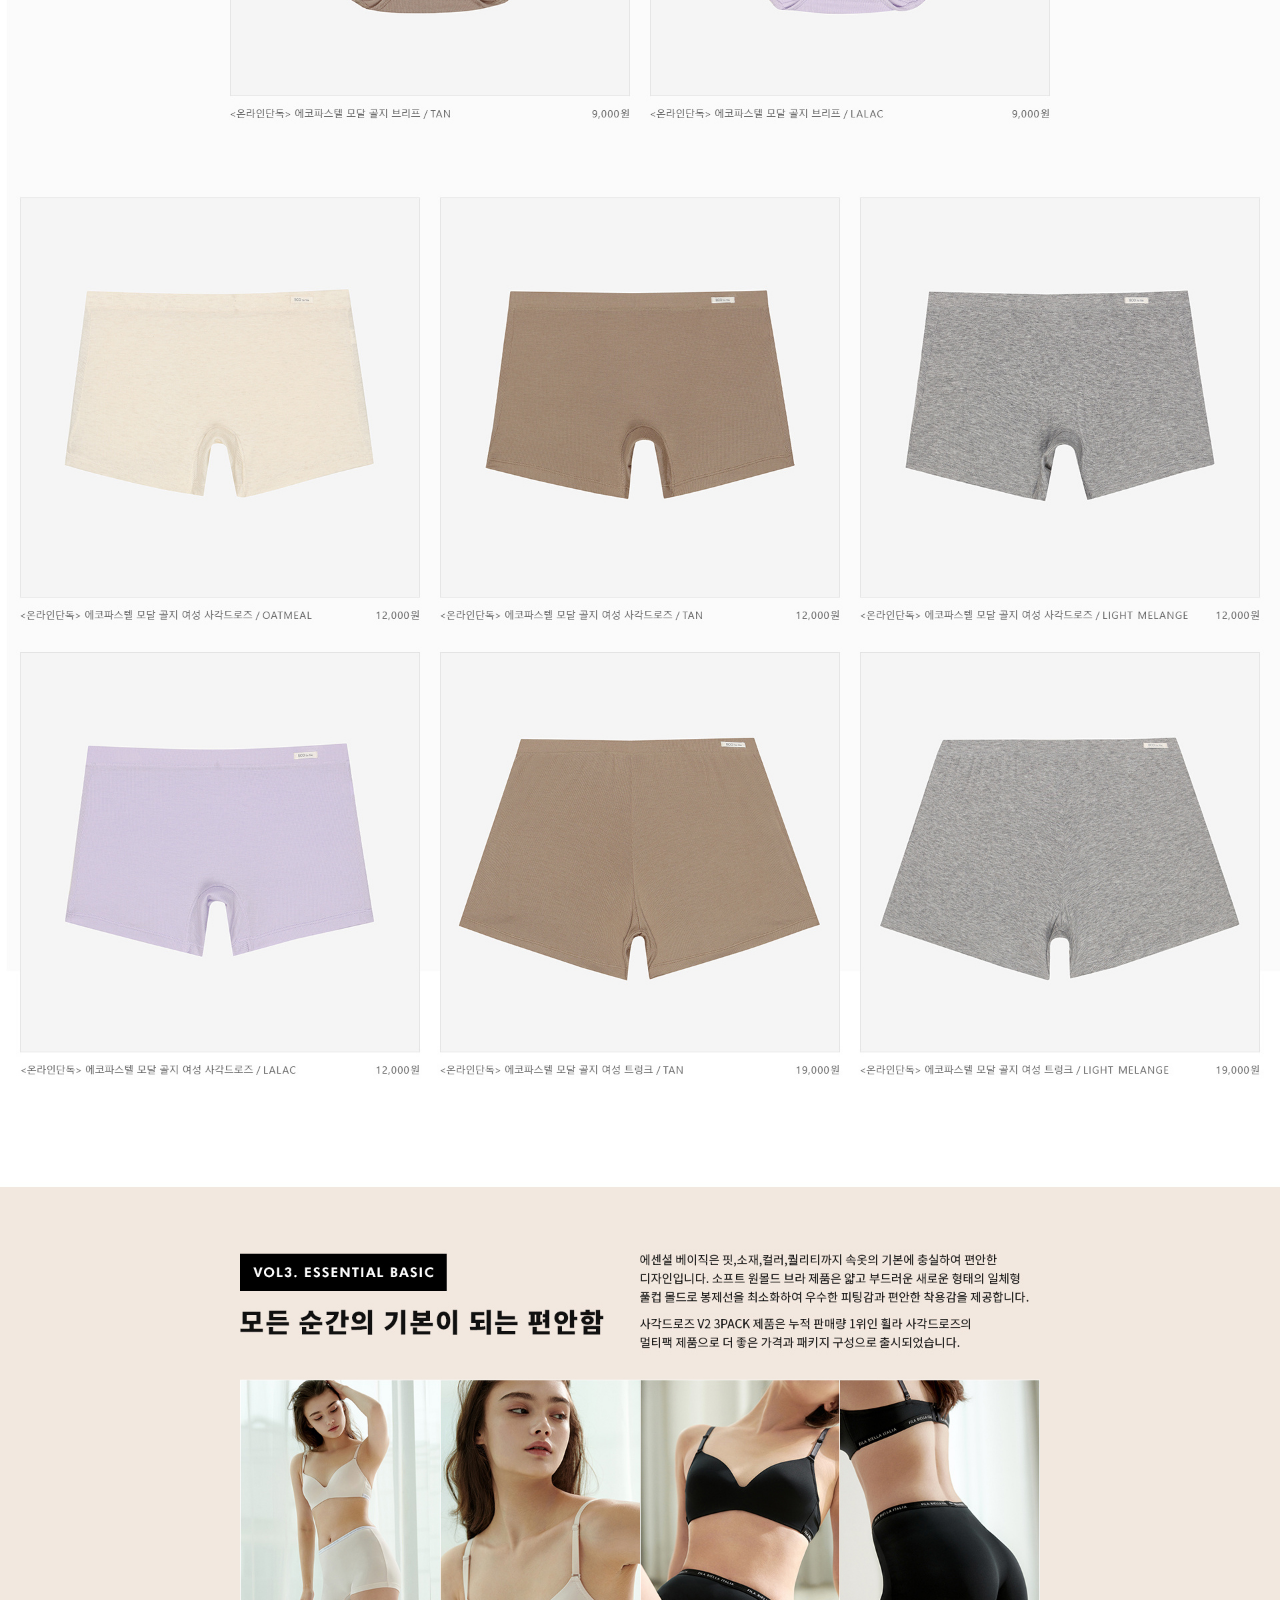
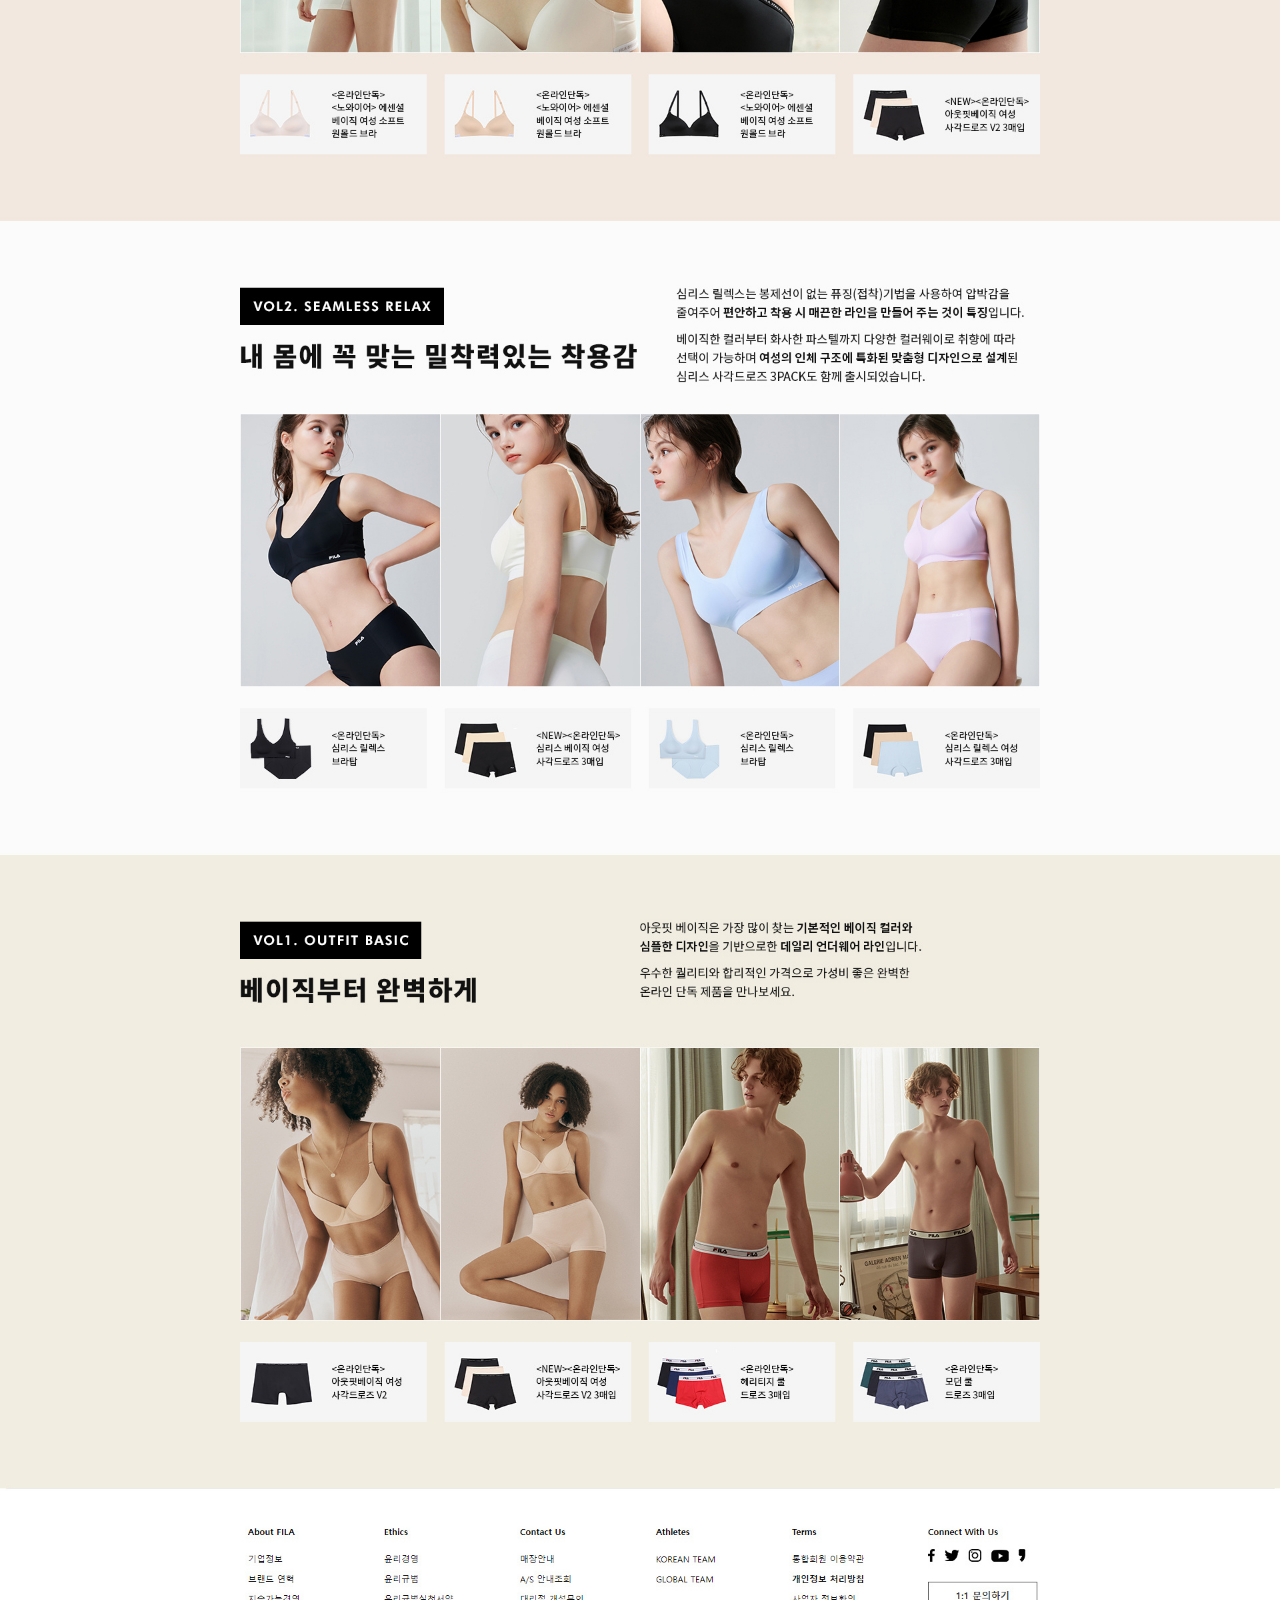
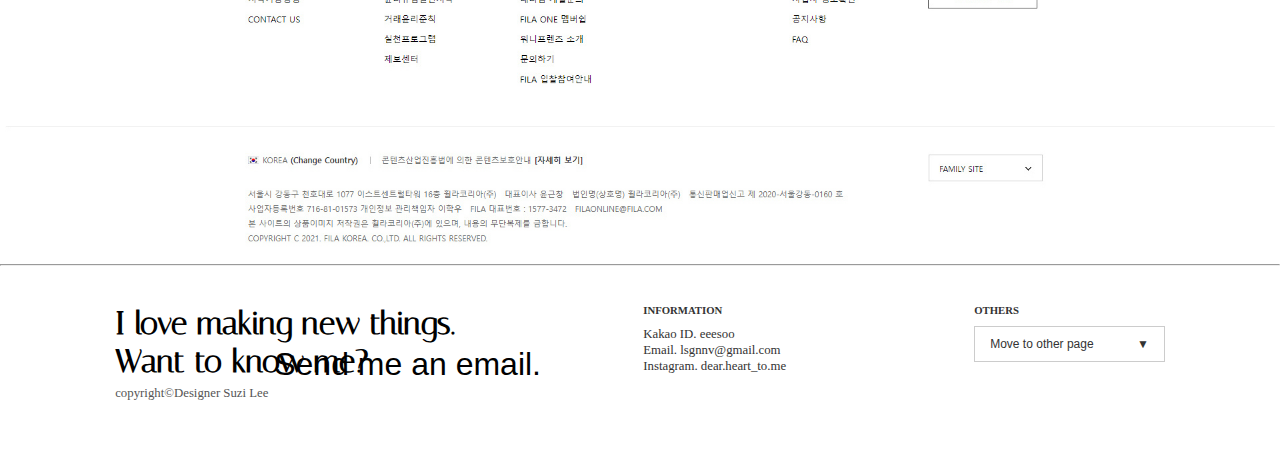
<file: promotion03.html>
<!DOCTYPE html>
<html lang="ko">
<head>
    <meta charset="UTF-8">
    <meta http-equiv="X-UA-Compatible" content="IE=edge">
    <meta name="viewport" content="width=device-width, initial-scale=1.0">

    <link rel="stylesheet" href="css/fixed.css">

        <!-- FONT -->
        <link rel="preconnect" href="https://fonts.googleapis.com">
        <link rel="preconnect" href="https://fonts.gstatic.com" crossorigin>
        <link href="https://fonts.googleapis.com/css2?family=Italiana&display=swap" rel="stylesheet">
        
    <style>
        #wrap {
            margin: 5rem 0;
        }
        #wrap #img img {
            width: 100vw;
            height: auto !important;
            display: block;
        }
    </style>
    <title>Promotion02</title>
</head>
<body>
    <div id="wrap">
        <header data-include-path="header.html"></header>
        <div id="img">
            <!-- <img src="img/works/17_buds_01.jpg" alt=""> -->
            <img src="img/works/10_exclusive_underwear_dt02.jpg" alt="">
            <img src="img/works/10_exclusive_underwear_dt03.jpg" alt="">
            <img src="img/works/10_exclusive_underwear_dt04.jpg" alt="">
            <img src="img/works/10_exclusive_underwear_dt05.jpg" alt="">
            <img src="img/works/10_exclusive_underwear_dt06.jpg" alt="">
            <img src="img/works/10_exclusive_underwear_dt07.jpg" alt="">
            <img src="img/works/10_exclusive_underwear_dt08.jpg" alt="">
            <img src="img/works/10_exclusive_underwear_dt09.jpg" alt="">
        </div>
        <hr id="footerline">
        <footer data-include-path="footer.html"></footer>
    </div>


<script src="js/fixed.js"></script>

</body>
</html>
</file>
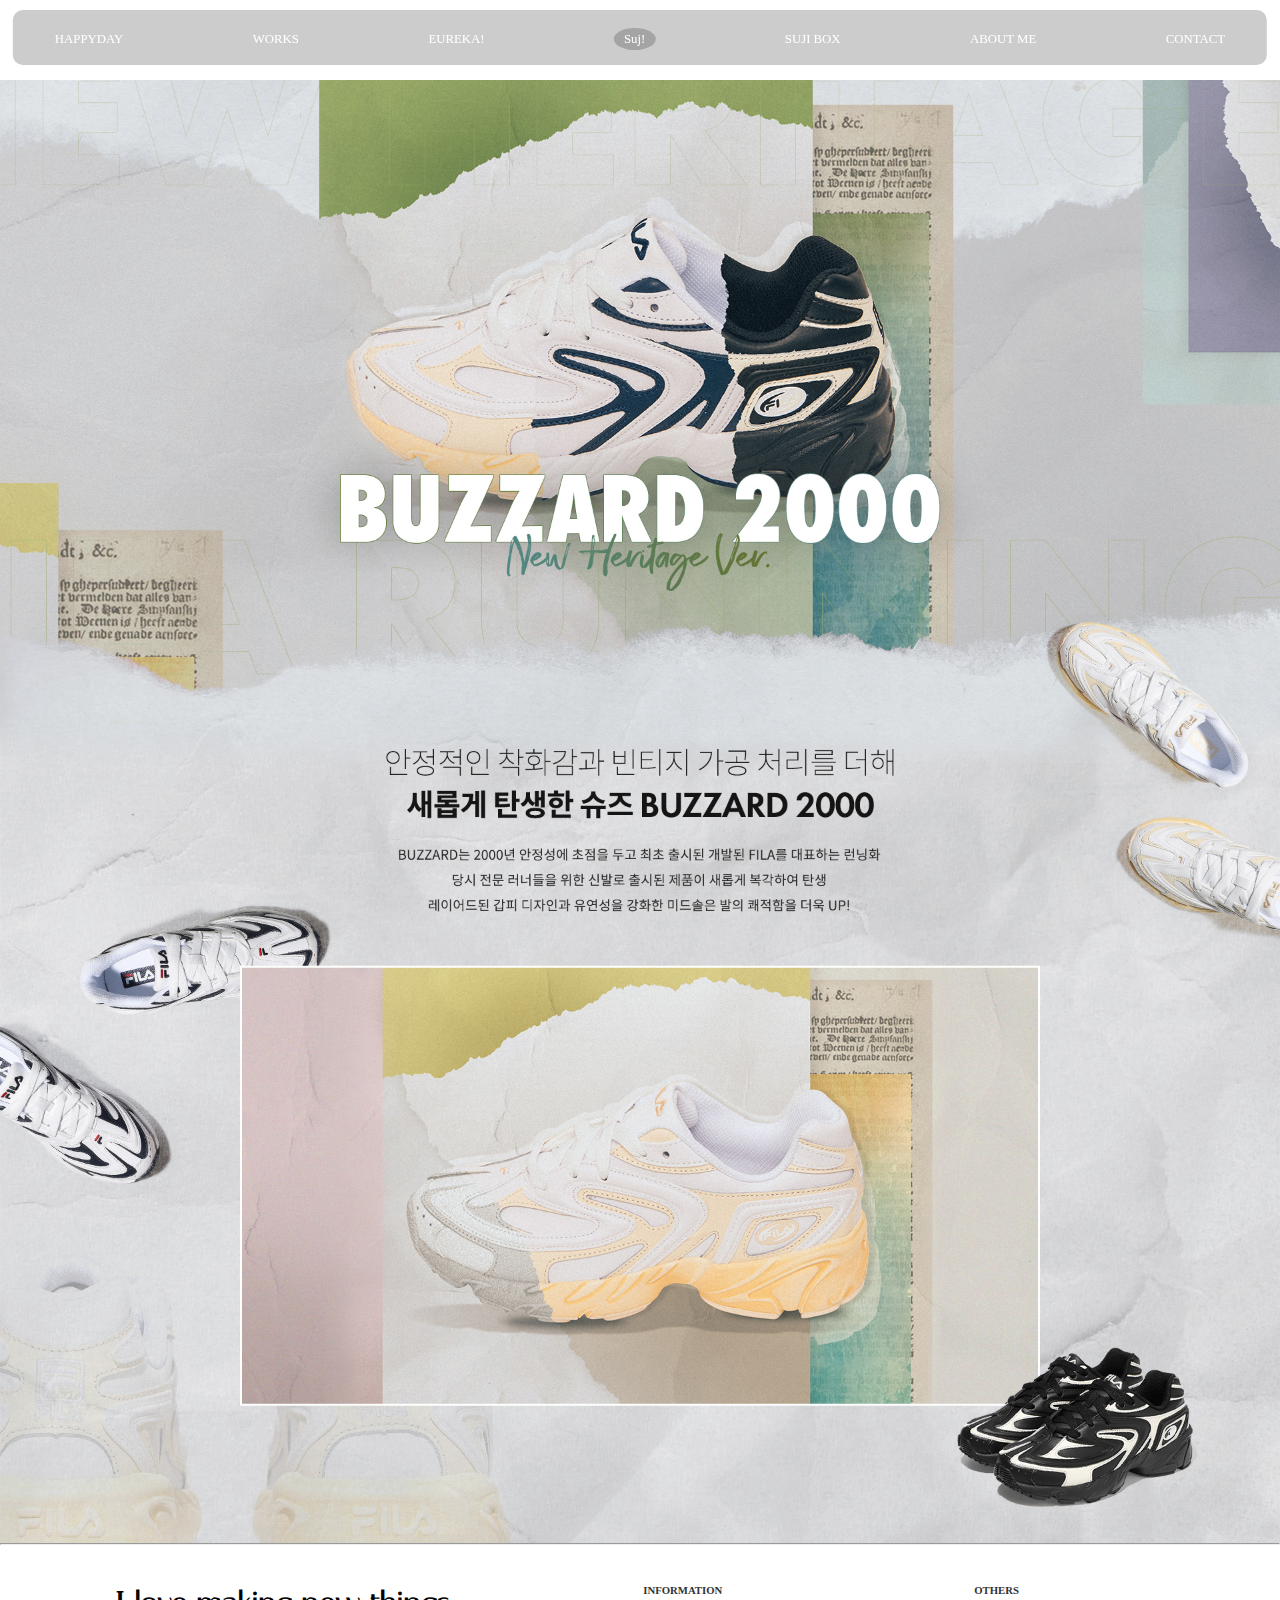
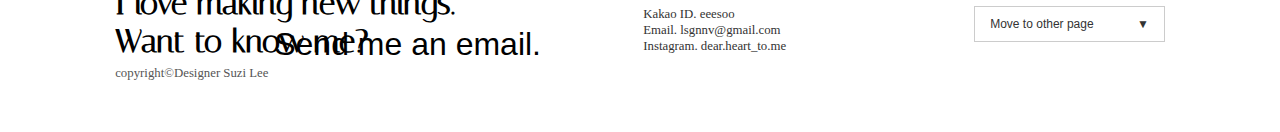
<file: promotion04.html>
<!DOCTYPE html>
<html lang="ko">
<head>
    <meta charset="UTF-8">
    <meta http-equiv="X-UA-Compatible" content="IE=edge">
    <meta name="viewport" content="width=device-width, initial-scale=1.0">

    <link rel="stylesheet" href="css/fixed.css">

        <!-- FONT -->
        <link rel="preconnect" href="https://fonts.googleapis.com">
        <link rel="preconnect" href="https://fonts.gstatic.com" crossorigin>
        <link href="https://fonts.googleapis.com/css2?family=Italiana&display=swap" rel="stylesheet">
        
    <style>
        #wrap {
            margin: 5rem 0;
        }
        #wrap #img img {
            width: 100vw;
            height: auto !important;
            display: block;
        }
    </style>
    <title>Promotion02</title>
</head>
<body>
    <div id="wrap">
        <header data-include-path="header.html"></header>
        <div id="img">
            <!-- <img src="img/works/17_buds_01.jpg" alt=""> -->
            <img src="img/works/15_buzzard2000_pc_02.jpg" alt="">
            <img src="img/works/15_buzzard2000_pc_03.jpg" alt="">
        </div>
        <hr id="footerline">
        <footer data-include-path="footer.html"></footer>
    </div>


<script src="js/fixed.js"></script>

</body>
</html>
</file>
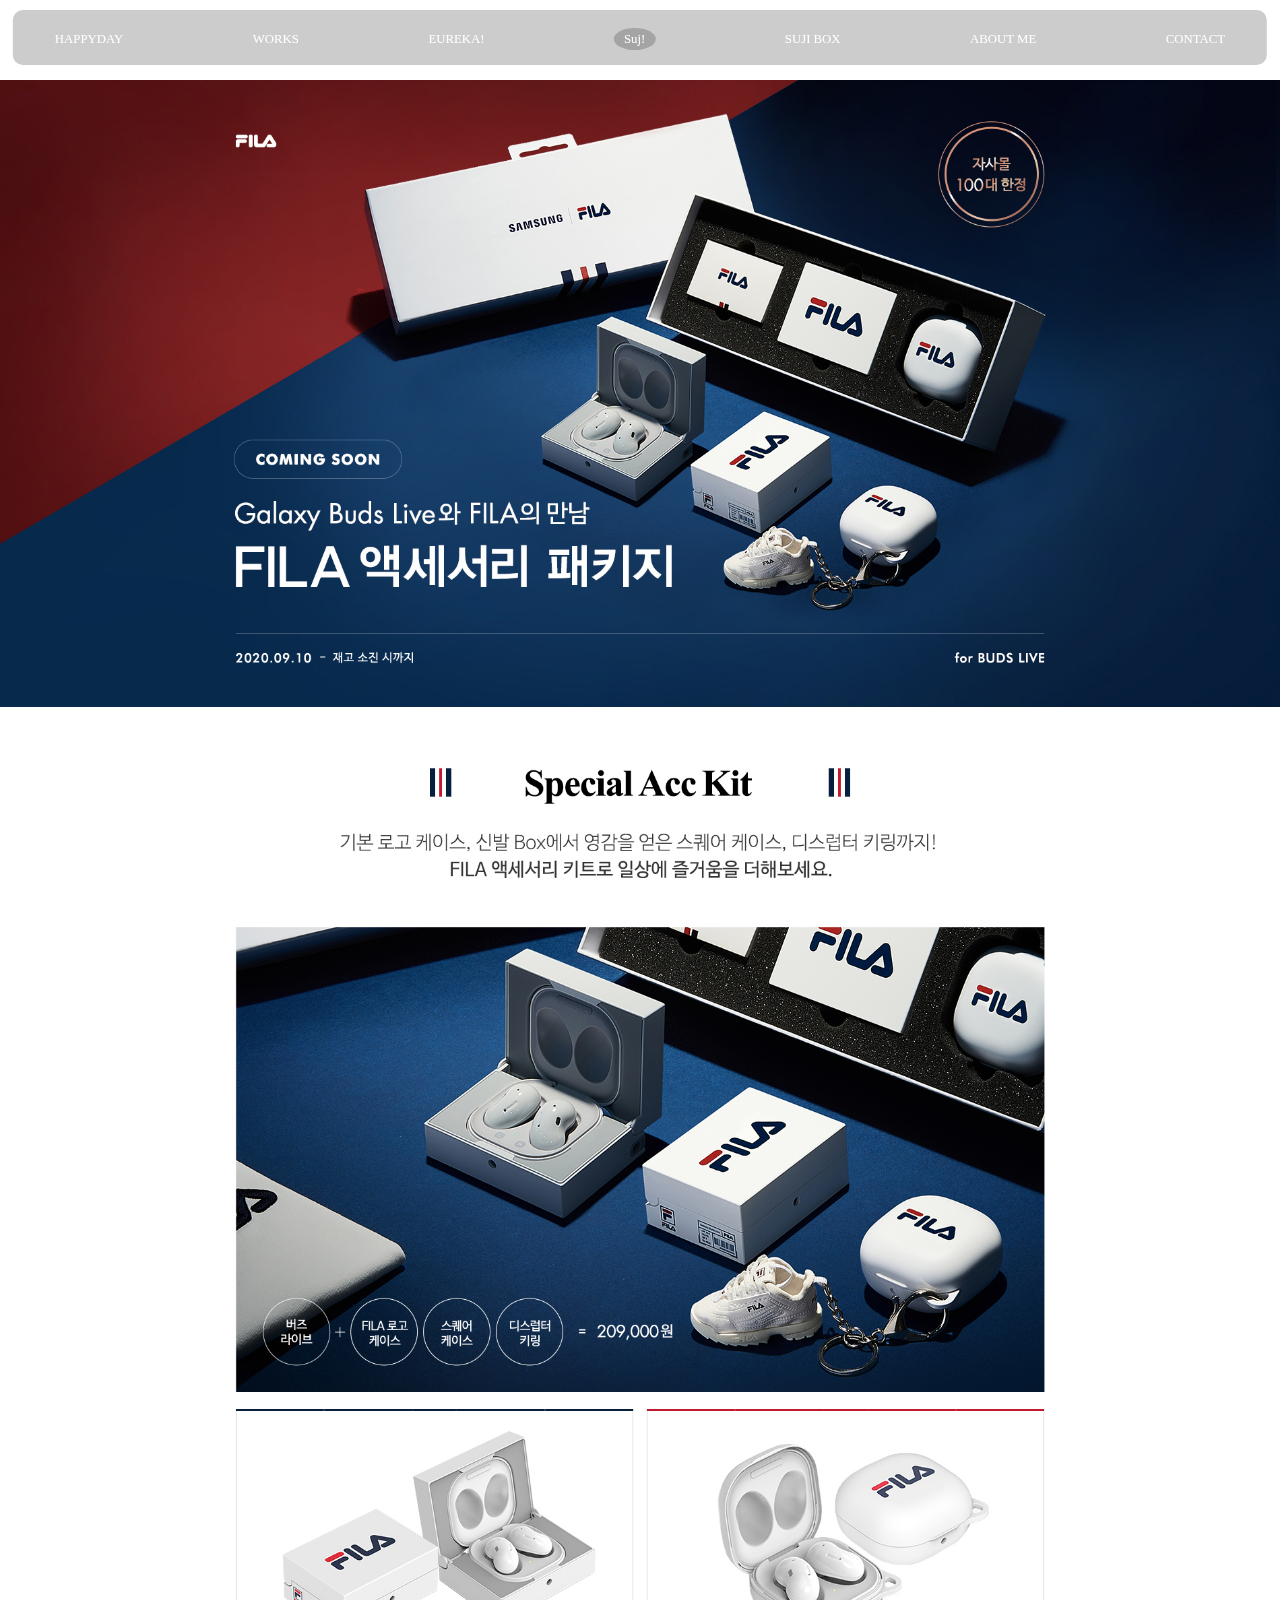
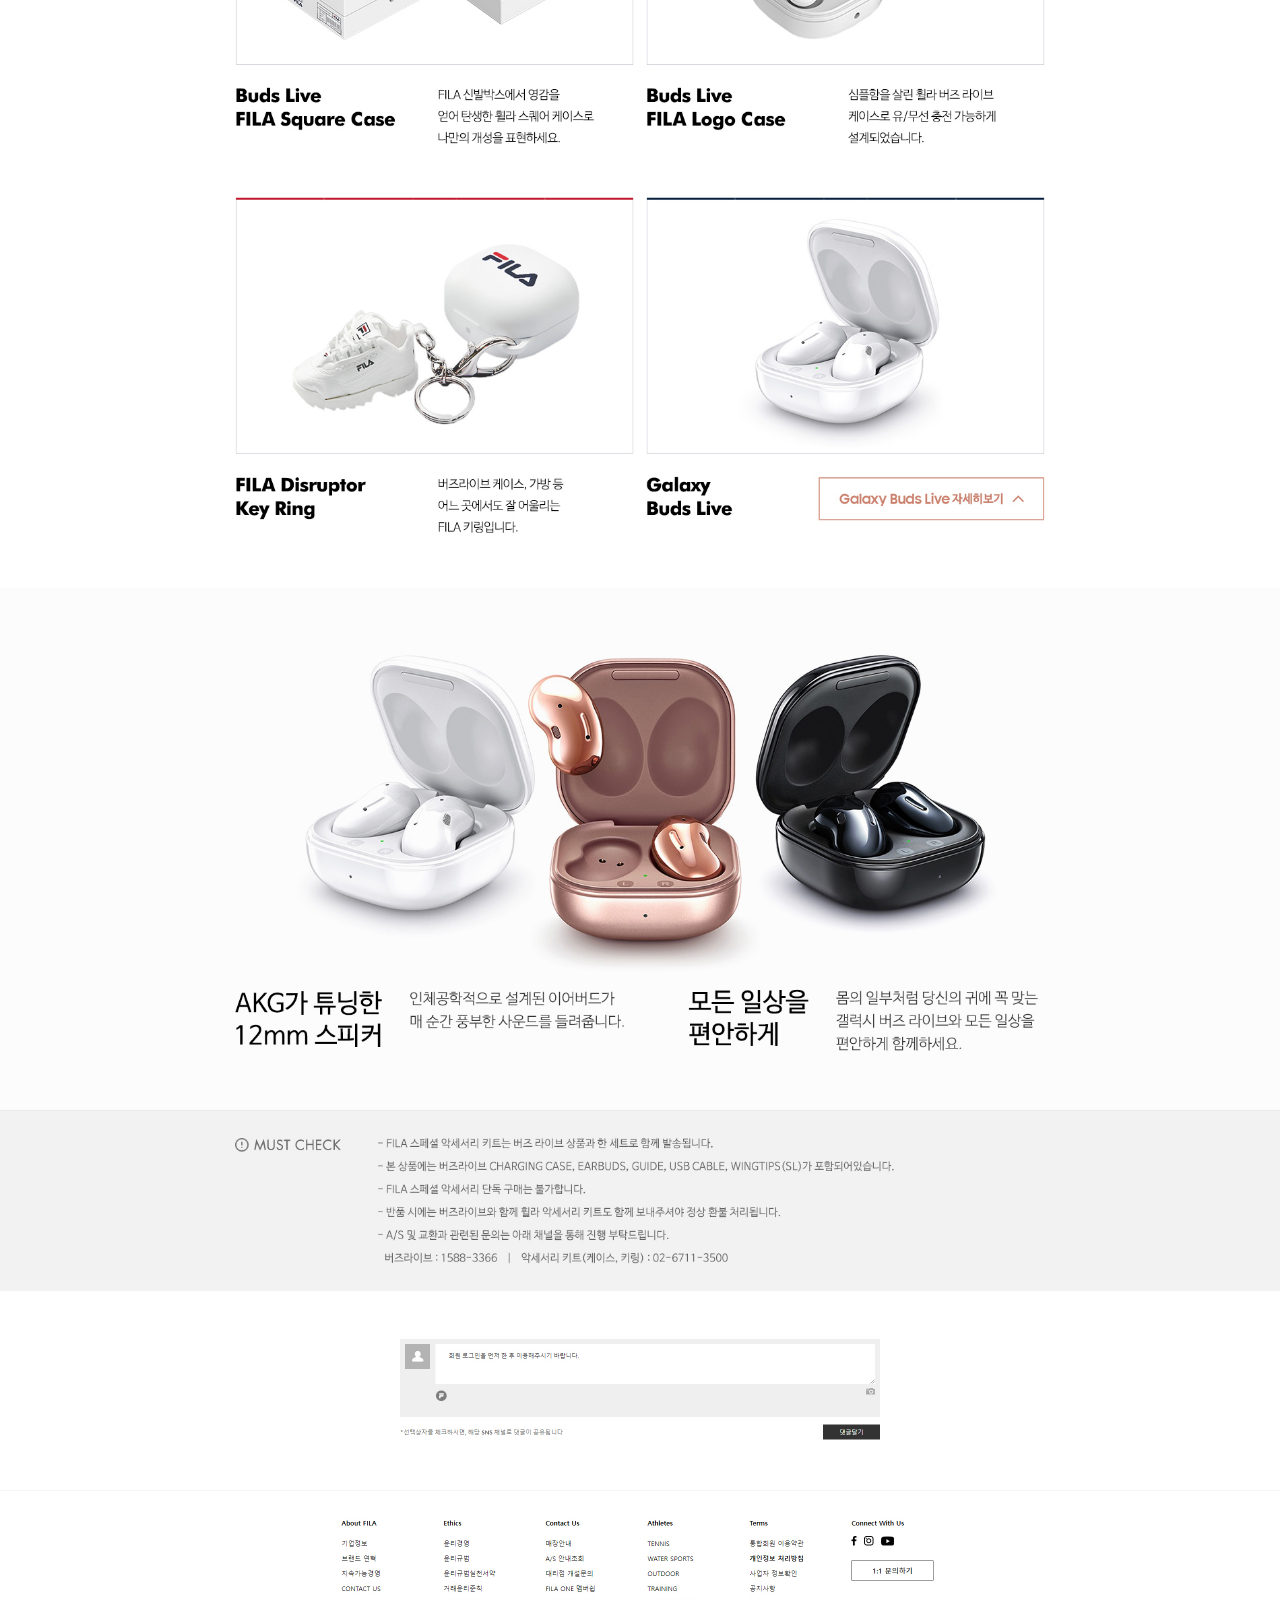
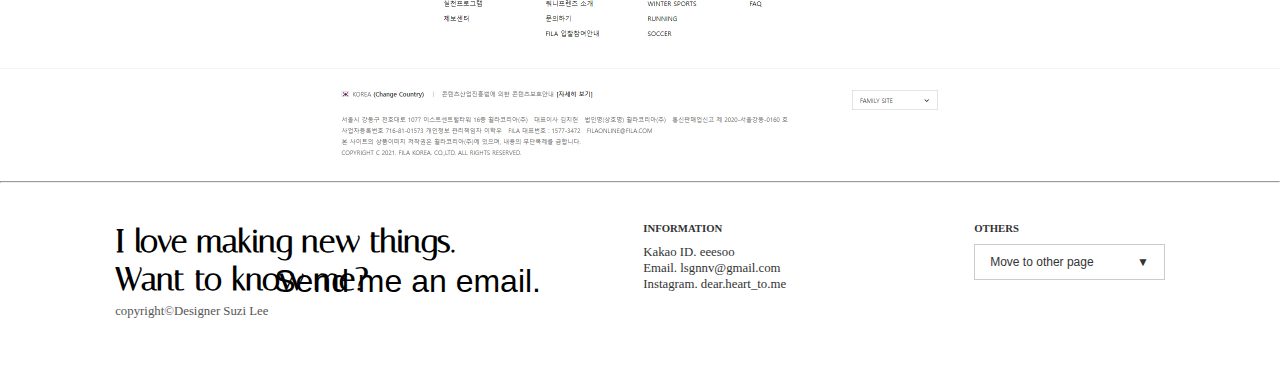
<file: promotion05.html>
<!DOCTYPE html>
<html lang="ko">
<head>
    <meta charset="UTF-8">
    <meta http-equiv="X-UA-Compatible" content="IE=edge">
    <meta name="viewport" content="width=device-width, initial-scale=1.0">

    <link rel="stylesheet" href="css/fixed.css">

        <!-- FONT -->
        <link rel="preconnect" href="https://fonts.googleapis.com">
        <link rel="preconnect" href="https://fonts.gstatic.com" crossorigin>
        <link href="https://fonts.googleapis.com/css2?family=Italiana&display=swap" rel="stylesheet">
        
    <style>
        #wrap {
            margin: 5rem 0;
        }
        #wrap #img img {
            width: 100vw;
            height: auto !important;
            display: block;
        }
    </style>
    <title>Promotion02</title>
</head>
<body>
    <div id="wrap">
        <header data-include-path="header.html"></header>
        <div id="img">
            <!-- <img src="img/works/17_buds_01.jpg" alt=""> -->
            <img src="img/works/17_buds_02.jpg" alt="">
            <img src="img/works/17_buds_03.jpg" alt="">
            <img src="img/works/17_buds_04.jpg" alt="">
            <img src="img/works/17_buds_05.jpg" alt="">
        </div>
        <hr id="footerline">
        <footer data-include-path="footer.html"></footer>
    </div>


<script src="js/fixed.js"></script>

</body>
</html>
</file>
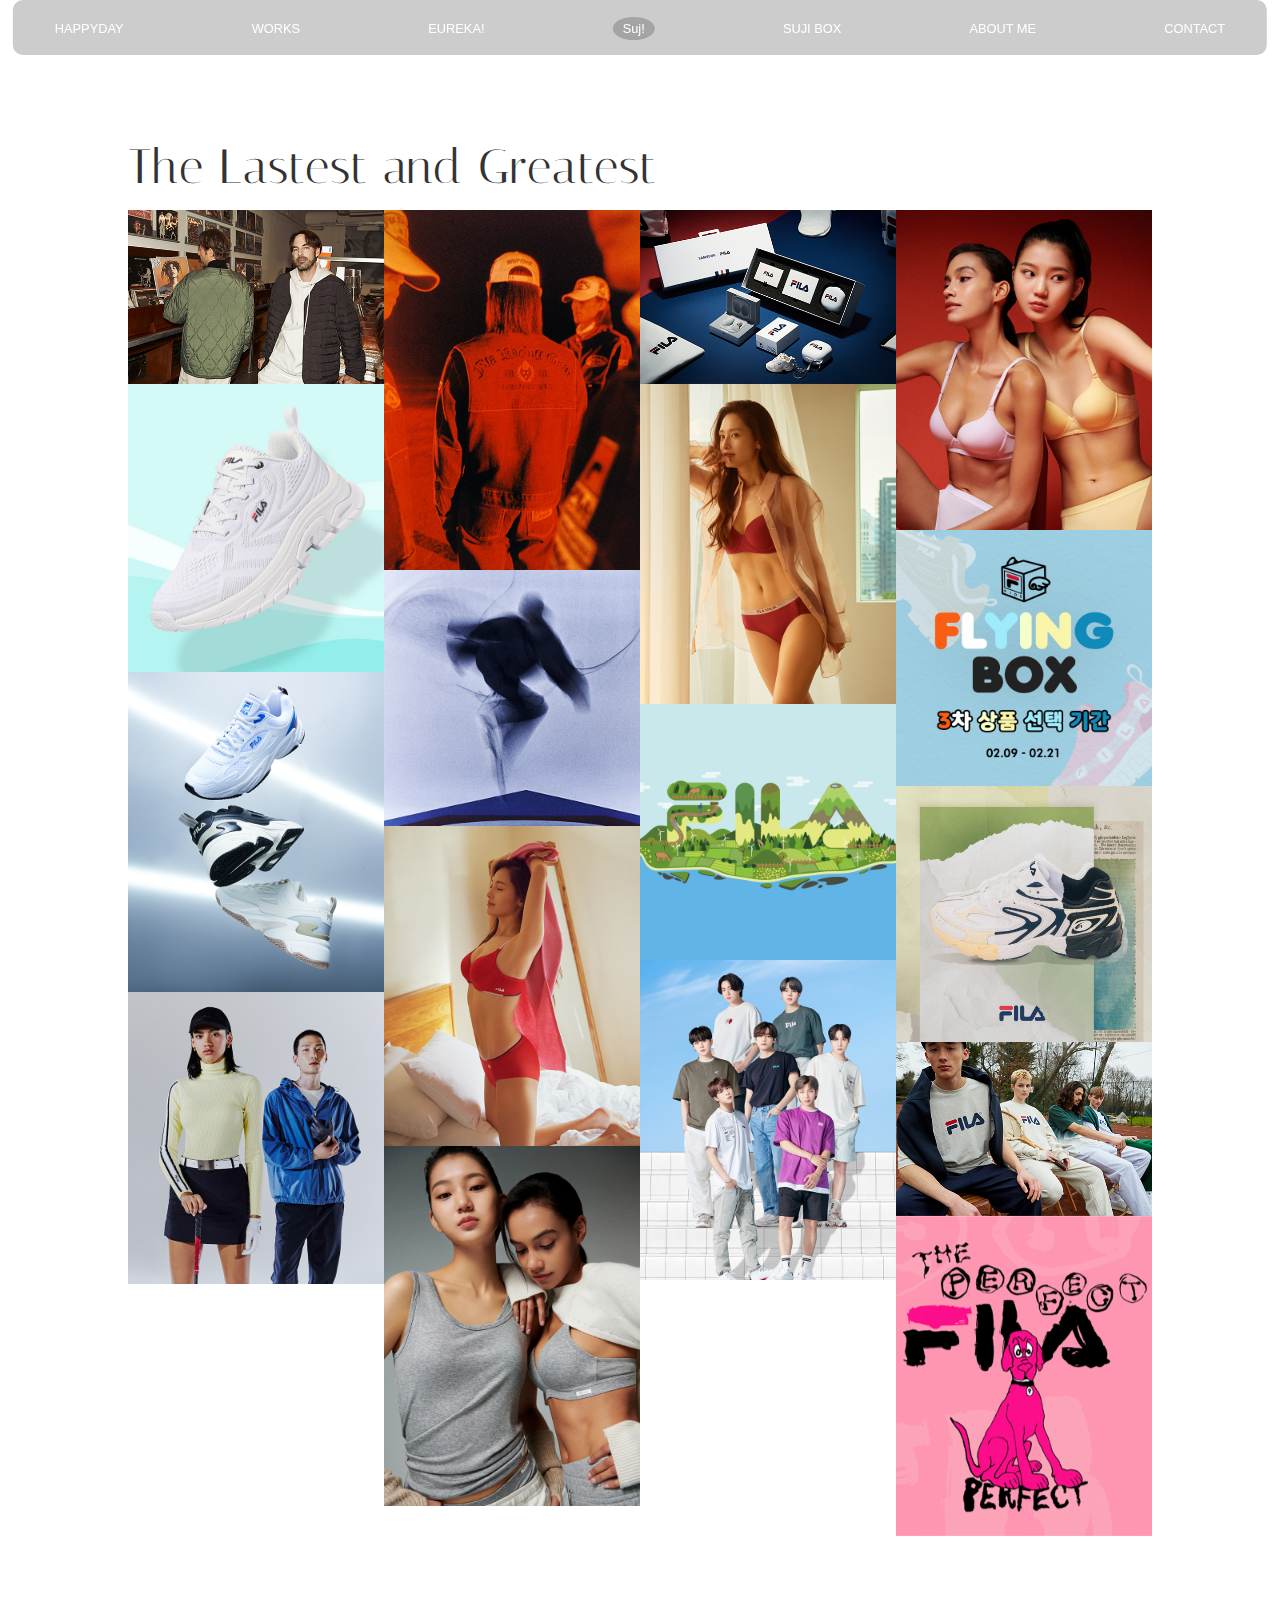
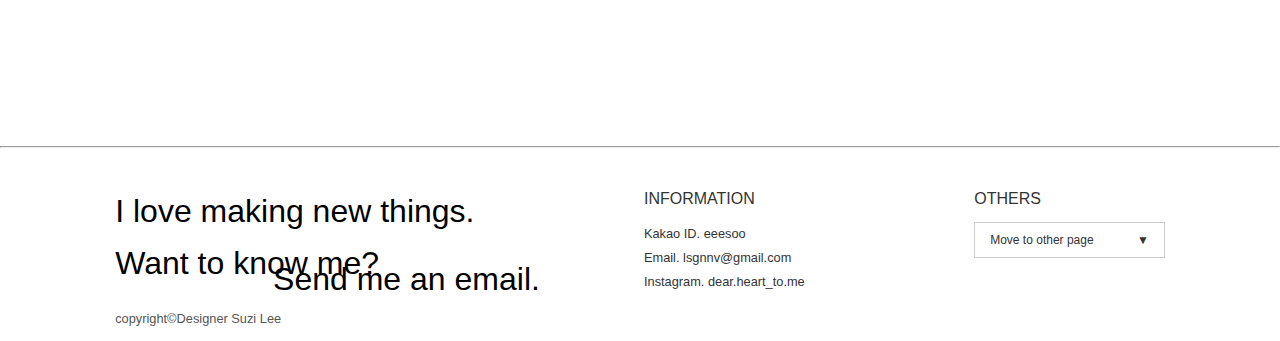
<file: works.html>
<!DOCTYPE html>
<html lang="ko">
<head>
    <meta charset="UTF-8">
    <meta http-equiv="X-UA-Compatible" content="IE=edge">
    <meta name="viewport" content="width=device-width, initial-scale=1.0">
    <link rel="stylesheet" href="css/fixed.css">
    <!-- <script src="js/works.js"></script> -->
    <link rel="stylesheet" href="css/labs.css">
    <link rel="stylesheet" href="css/works.css">

        <!-- FONT -->
        <link rel="preconnect" href="https://fonts.googleapis.com">
        <link rel="preconnect" href="https://fonts.gstatic.com" crossorigin>
        <link href="https://fonts.googleapis.com/css2?family=Italiana&display=swap" rel="stylesheet">

    <title>Works</title>
</head>
<body>
    <div id="wrap">
        <header data-include-path="header.html"></header>
        <div id="h2_title">
        <h2>The Lastest and Greatest</h2>
      </div>
        <main class='parent'>
            <div class="masonry gutterless">
              <div class="brick">
                <img src="img/works/thumb_04.jpg" alt="Promotion04" title="Promotion04">
              </div>
                <div class="brick">
                  <img src="img/works/thumb_01.jpg" alt="Promotion01" title="Promotion01">
                </div>
                <div class="brick">
                  <img src="img/works/thumb_02.jpg" alt="Promotion02" title="Promotion02">
                </div>
                <div class="brick">
                  <img src="img/works/thumb_03.jpg" alt="Promotion03" title="Promotion03">
                </div>
                <div class="brick">
                  <img src="img/works/thumb_05.jpg" alt="Promotion05" title="Promotion05">
                </div>
                <div class="brick">
                  <img src="img/works/thumb_06.jpg" alt="Promotion06" title="Promotion06">
                </div>
                <div class="brick">
                  <img src="img/works/thumb_07.jpg" alt="Promotion07" title="Promotion07">
                </div>
                <div class="brick">
                  <img src="img/works/thumb_10.jpg" alt="Promotion10" title="Promotion10">
                </div>
                <div class="brick">
                  <img src="img/works/thumb_17.jpg" alt="Promotion17" title="Promotion17">
                </div>
                <div class="brick">
                  <img src="img/works/thumb_12.jpg" alt="Promotion12" title="Promotion12">
                </div>
                <div class="brick">
                  <img src="img/works/thumb_11.jpg" alt="Promotion11" title="Promotion11">
                </div>
                <div class="brick">
                  <img src="img/works/thumb_14.jpg" alt="Promotion14" title="Promotion14">
                </div>
                <div class="brick">
                  <img src="img/works/thumb_13.jpg" alt="Promotion13" title="Promotion13">
                </div>
                <div class="brick">
                  <img src="img/works/thumb_09.jpg" alt="Promotion09" title="Promotion09">
                </div>
                <div class="brick">
                  <img src="img/works/thumb_15.jpg" alt="Promotion15" title="Promotion15">
                </div>
                <div class="brick">
                  <img src="img/works/thumb_08.jpg" alt="Promotion08" title="Promotion08">
                </div>
                <div class="brick">
                  <img src="img/works/thumb_16.jpg" alt="Promotion16" title="Promotion16">
                </div>
                
              </div><!-- .masonry -->
        </main>

        <hr id="footerline">
        <footer data-include-path="footer.html"></footer>

    </div>

    <script src="js/fixed.js"></script>
  </body>
</html>
</file>
<file: css/index.css>
h3, h2{
    font-family: 'Italiana', serif;
    color: #333;
    margin: 10px 0 0;
    letter-spacing: 0.06rem;
}
.wrap{
    padding:15px; 
    letter-spacing:-0.5px;
}
.tab_menu{
    position:relative;
}
.tab_menu .list{
    overflow:hidden;
    position: relative;
    z-index: 99;
    height: 90vh !important;
    padding: 0 1rem;

    display: flex;
    justify-content: space-between;
    align-content: center;
    align-items: center;
}
.tab_menu .list li{
    float:left; 
    margin-right:14px;
}

.tab_menu .list .btn p{
    font-size: 0.5rem;
    font-weight: 700;
    border: thin solid #fff;
    padding: 2px 4px;
    display: inline;
    color: #fff;
}
.tab_menu .list .btn h3 {
    color: #fff;
}
.tab_menu .list .cont{
    display:none; 
    position:absolute; 
    top:0; 
    left:0; 

    background:#555; 
    color:#fff; 
    text-align:center; 
    width:100%; 
    /* height: 100rem;  */
    /* line-height:2rem; */

    z-index: -99;
}
.tab_menu .list .cont img {
    width: inherit;
    align-items: center;
    height: inherit;

}

.tab_menu .list li.is_on .btn{
    font-weight:bold; 
    color:green;
}
.tab_menu .list li.is_on .cont{display:block;}


/* ARTICLE - The Lastest and Greatest */
article {
    margin: 6vw 9vw 0;
}
article h2 {
    font-size: 3rem;

}
article .hashtag {
    font-size: 0.8rem;
    padding: 1vw 0 3.2vw;
}
article .hashtag li {
    float: left;
    padding: 0.2rem 0.5rem;
    margin: 0 0.3rem;
    border: thin solid #333;
    border-radius: 5px;
}


hr {
    clear: both;
    margin: 0 -9vw;
}
hr#footerline {
    width: 100%;
    margin: 0;
}


article .list {
    display: flex;
    margin: 5rem 0;
    align-items: flex-start;
    justify-content: flex-start;
    flex-wrap: wrap;
    flex-direction: row;
    align-content: center;
}
article .list li {
    /* display: inline-block; */
    width: 16vw;
    margin: 0 0 5rem;
}
article .list p {
    font-size: 0.6rem;
    padding: 0.1rem 0.3rem;
    border: thin solid #333;
    display: inline-block;
}
article .list img {
    width: 100%;
    height: auto;
    margin: 1.3rem 0 0;
}


#works li h3 {
  margin: 10px 0 0;
  letter-spacing: 0.06rem;
}
</file>
<file: css/works.css>
#h2_title {
  display: flex;
  justify-content: space-evenly
}
h2 {
    position: absolute;
    top: 5rem;
    font-family: 'Italiana', serif;
    color: #333;
    margin: 3rem 10rem;
    letter-spacing: 0.06rem;
    font-size: 3rem;
    width: 80%;

}
.parent {
  padding: 50px 0;
}
/* Masonry grid */
.masonry {
    transition: all .5s ease-in-out;
    column-gap: 30px;
    column-fill: initial;
  }
  
  /* Masonry item */
  .masonry .brick {
    margin-bottom: 30px;
    display: inline-block; /* Fix the misalignment of items */
    vertical-align: top; /* Keep the item on the very top */
  }
  
  /* Masonry image effects */
  .masonry .brick img {
    transition: all .5s ease-in-out;
    backface-visibility: hidden; /* Remove Image flickering on hover */
  }
  
  .masonry .brick:hover img {
    opacity: .75;
    max-width: 100%;
    vertical-align: middle;
  }
  
  /* Bordered masonry */
  .masonry.bordered {
    column-rule: 1px solid #eee;
    column-gap: 50px;
  }
  
  .masonry.bordered .brick {
    padding-bottom: 25px;
    margin-bottom: 25px;
    border-bottom: 1px solid #eee;
  }
  
  /* Gutterless masonry */
  .masonry.gutterless {
    column-gap: 0;
    width: 80%;
    margin: 10rem auto;
  }
  
  .masonry.gutterless .brick {
    margin-bottom: 0;
  }
  
  /* Masonry on tablets */
  @media only screen and (min-width: 768px) and (max-width: 1023px) {
    .masonry {
      column-count: 2;
    }
  }
  
  /* Masonry on big screens */
  @media only screen and (min-width: 1024px) {
    .desc {
      font-size: 1.25em;
    }
  
    .intro {
      letter-spacing: 1px;
    }
  
    .masonry {
      column-count: 4;
    }
  }
</file>
<file: css/fixed.css>
/* reset */
* {
    margin: 0;
    padding: 0;
    color: #333;
}
li {
    list-style: none;
}
a {
    text-decoration: none;
}

#wrap {
    width: 100%;
}


/* HEADER */
header {
  width: 98%;
  height: 35px;
  z-index: 99999;
  float: left;
  margin: 10px 0;

  position: fixed;
  top: 0;
  left: 50%;
  translate: -50%;
  transition: 0.4s; /* Adds a transition effect when the padding is decreased */
  
}
header nav {
  border-radius: 10px;
  background: rgba(0, 0, 0, 0.2);
  overflow: hidden;
  padding: 10px 10px;
  transition: 0.4s; /* Adds a transition effect when the padding is decreased */
}
header nav ul {
  height: 35px;
  line-height: 2rem;

  display: flex;
  column-gap: 20px;
  justify-content: space-between;
  align-items: center;
  align-items: flex-end;
  padding: 0 2rem;
}

header nav ul li {
  float: left;
  
}
header nav ul li:hover {
  -webkit-animation: jello-horizontal 0.9s both;
  animation: jello-horizontal 0.9s both;
}
header nav ul li a {
  font-size: 0.8rem;
  color: #fff;
}
header nav ul #logo a {
color: #fff;
background: rgba(0, 0, 0, 0.199);
border-radius: 50%;
padding: 4px 10px;
}


.sticky {
  position: fixed;
  top: 0;
  width: 100%
}

/* 
Add some top padding to the page content to prevent sudden quick movement 
(as the header gets a new position at the top of the page (position:fixed and top:0) */
.sticky + .content {
  padding-top: 102px;
}


/* ----------------------------------------------------- */


/* FOOTER */
#footer {
    display: flex;
    align-items: flex-start;
    justify-content: space-between;
    flex-wrap: wrap;
    flex-direction: row;
    column-gap: 5vw;
    margin: 3vw 9vw;
}

div h6 {
    margin-bottom: 10px;
}

h1 {
  font-family: 'Italiana', serif;
  color: #000;
}


#contact h1 {
    font-size: 2rem;
    display: inline;
    font-family: 'Italiana', serif;
}
#contact h1:nth-of-type(2) {
    font-size: 0.5rem;
    margin: 10px 0 0;
    color: #aaa;
    display: inline-block;
}


#info ul li {
    margin: -2px 0;
}

#info ul li a {
    font-size: 0.8rem;
    color: #333;
}


.contact-chat {
  display: inline-block;
}


/* Tooltip container */
.tooltip {
    position: relative;
    display: inline-block;
    
    font-size: 2rem;
}
  
  /* Tooltip text */
  .tooltip .tooltiptext {
    visibility: hidden;
    width: 120px;
    background-color: #555;
    color: #fff;
    text-align: center;
    padding: 8px 15px;
    border-radius: 6px;
    font-size: 0.8rem;
  
    /* Position the tooltip text */
    position: absolute;
    z-index: 1;
    bottom: 80%;
    left: 50%;
    margin-left: -60px;
  
    /* Fade in tooltip */
    opacity: 0;
    transition: opacity 0.3s;
  }
  
  /* Tooltip arrow */
  .tooltip .tooltiptext::after {
    content: "";
    position: absolute;
    top: 100%;
    left: 50%;
    margin-left: -5px;
    border-width: 5px;
    border-style: solid;
    border-color: #555 transparent transparent transparent;
  }
  
  /* Show the tooltip text when you mouse over the tooltip container */
  .tooltip:hover .tooltiptext {
    visibility: visible;
    opacity: 1;
  }
  .tooltip button {
    display: inline;
    font-size: 2rem;
    /* margin: 0 -8.3rem; */
    position: relative;
    top: -2.2rem;
    left: 8rem;

  }

  .copyright {
    font-size: 0.8rem;
    color: #555;
    margin: -2rem 0;
  }

/* Dropdown Button */
.dropbtn {
    background-color: #fff;
    color: #333;
    padding: 10px 15px;
    font-size: 12px;
    border: 1px solid #ccc;
    cursor: pointer;
  }
  
  /* Dropdown button on hover & focus */
  .dropbtn:hover, .dropbtn:focus {
    background-color: #fafafa;
    border: 1px solid #ddd;
  }
  

  /* The container <div> - needed to position the dropdown content */
  .dropdown {
    position: relative;
    display: inline-block;
  }
  
  /* Dropdown Content (Hidden by Default) */
  .dropdown-content {
    display: none;
    position: absolute;
    background-color: #fefefe;
    min-width: 190px;
    box-shadow: 0px 3px 10px 0px rgba(0,0,0,0.2);
    z-index: 1;
    font-size: 12px;
  }
  
  /* Links inside the dropdown */
  .dropdown-content a {
    color: black;
    padding: 6px 15px;
    text-decoration: none;
    display: block;
  }
  
  /* Change color of dropdown links on hover */
  .dropdown-content a:hover {background-color: #eee;}
  
  /* Show the dropdown menu (use JS to add this class to the .dropdown-content container when the user clicks on the dropdown button) */
  .show {display:block;}
</file>
<file: css/labs.css>
/**
 * RESET
 * Reference: http://meyerweb.com/eric/tools/css/reset/
 */

html, body, div, span, applet, object, iframe,
h1, h2, h3, h4, h5, h6, p, blockquote, pre,
a, abbr, acronym, address, big, cite, code,
del, dfn, em, img, ins, kbd, q, s, samp,
small, strike, strong, sub, sup, tt, var,
b, u, i, center,
dl, dt, dd, ol, ul, li,
fieldset, form, label, legend,
table, caption, tbody, tfoot, thead, tr, th, td,
article, aside, canvas, details, embed,
figure, figcaption, footer, header, hgroup,
main, menu, nav, output, ruby, section, summary,
time, mark, audio, video {
  margin: 0;
  padding: 0;
  border: 0;
  font-size: 100%;
  font: inherit;
  vertical-align: baseline;
}

article, aside, details, figcaption, figure,
footer, header, hgroup, main, menu, nav, section {
  display: block;
}

body {
  line-height: 1.618;
  font-family: Arial, Helvetica, sans-serif;
}

ol, ul {
  list-style: none;
}

blockquote, q {
  quotes: none;
}

blockquote:before, blockquote:after,
q:before, q:after {
  content: '';
  content: none;
}

table {
  border-collapse: collapse;
  border-spacing: 0;
}

a {
  text-decoration: none;
}

code, pre, samp {
font-family: monospace;
}

/**
 * BASIC TYPE
 */

img, video {
  max-width: 100%;
  vertical-align: middle;
}

p {
  margin: 0 0 1em;
}

/* h1, h2, h3, h4 {
  margin: .5em 0 .75em;
  line-height: 1.3;
} */

h1 {
  font-size: 1.5em;
}

h2 {
  font-size: 1.25em;
}

h3 {
  font-size: 1.125em;
}

h4 {
  font-size: 1em;
}

/**
 * BOX HACKING
 */

html {
  box-sizing: border-box;
}

*,
*:before,
*:after {
  box-sizing: inherit;
}

/**
 * CLEAR FLOATS
 * Reference: http://w3bits.com/clearfix
 */

.cf:after,
.lab-grid:after {
  content: "";
  display: table;
  clear: both;
}

/**
 * CONTENT WRAPPER
 */

.wrapper {
  margin-left: auto;
  margin-right: auto;
  padding-right: 1.5em;
  padding-left: 1.5em;
  max-width: 1080px;
}

/**
* ICON SYSTEM
*/

.icon {
  height: 1em;
  width: 1em;
  display: inline-block;
  vertical-align: middle;
  fill: currentColor;
}

/**
 * BUTTONS
 */

.buttons {
  margin: 1.5em 0;
}

.button {
  padding: 1em 1.5em;
  color: rgba(255, 255, 255, 0.75);
  border-radius: 3px;
}

.button:hover {
  color: rgba(255, 255, 255, 0.9);
}

.green-sea {
  background: #16a085;
}

.button.green-sea:hover {
  background: #1abc9c;
}

.belize-hole {
  background: #2980b9;
}

.button.belize-hole:hover {
  background: #3498db;
}

.pomegranate {
  background: #c0392b;
}

.button.pomegranate:hover {
  background: #e74c3c;
}

/**
 * HYPERLINKS & NAVIGATION
 */

.lab-nav {
  width: 100%;
}

.lab-nav--fixed {
  position: fixed;
}

.lab-nav--top {
  top: 0;
}

.lab-nav--bottom {
  bottom: 0;
}

.lab-nav,
.lab-follow {
  font-size: 13px;
  line-height: 1;
}

.lab-theme-light body {
  color: rgba(0, 0, 0, .75);
}

.lab-theme-light .lab-nav,
.lab-theme-light .lab-follow {
  background: rgba(0, 0, 0, 0.05);
}

.lab-theme-light .lab-nav,
.lab-theme-light .lab-follow,
.lab-theme-light .lab-nav a {
  color: rgba(0, 0, 0, 0.35);
}

.lab-theme-light .lab-nav a:hover,
.lab-theme-light .lab-nav a:active,
.lab-theme-light .lab-nav a:focus,
.lab-theme-light .lab-follow:hover,
.lab-theme-light .lab-follow:active,
.lab-theme-light .lab-follow:focus {
  background: rgba(0, 0, 0, 0.1);
  color: rgba(0, 0, 0, 0.5);
}

.lab-theme-light .lab-article-button {
  color: rgba(0, 0, 0, .25);
  border: 3px solid rgba(0, 0, 0, .1);
}

.lab-theme-light .lab-article-button:hover,
.lab-theme-light .lab-article-button:active,
.lab-theme-light .lab-article-button:focus {
  color: rgba(0, 0, 0, .3);
  border-color: rgba(0, 0, 0, .15);
}

.lab-theme-dark body {
  color: rgba(255, 255, 255, .75);
}

.lab-theme-dark .lab-nav,
.lab-theme-dark .lab-follow {
  background: rgba(255, 255, 255, 0.05);
}

.lab-theme-dark .lab-nav,
.lab-theme-dark .lab-nav a,
.lab-theme-dark .lab-follow {
  color: rgba(255, 255, 255, 0.35);
}

.lab-theme-dark .lab-nav a:hover,
.lab-theme-dark .lab-nav a:active,
.lab-theme-dark .lab-nav a:focus,
.lab-theme-dark .lab-follow:hover,
.lab-theme-dark .lab-follow:active,
.lab-theme-dark .lab-follow:focus {
  background: rgba(255, 255, 255, 0.1);
  color: rgba(255, 255, 255, 0.5);
}

.lab-theme-dark .lab-article-button {
  color: rgba(255, 255, 255, .25);
  border: 3px solid rgba(255, 255, 255, .1);
}

.lab-theme-dark .lab-article-button:hover,
.lab-theme-dark .lab-article-button:active,
.lab-theme-dark .lab-article-button:focus {
  color: rgba(255, 255, 255, .3);
  border-color: rgba(255, 255, 255, .15);
}

.lab-follow,
.lab-article-link,
.lab-share a {
  padding: 1.25em .75em;
  display: inline-block;
  vertical-align: bottom;
  text-decoration: none;
}

.lab-follow,
.lab-article-link span,
.lab-share-link span {
  letter-spacing: 1px;
  text-transform: uppercase;
}

.lab-follow {
  display: none;
}

.lab-follow .icon {
  vertical-align: top;
}

.lab-article-link {
  float: left;
}

.lab-share {
  float: right;
  text-align: right;
}

.lab-share ul {
  margin: 0;
}

.lab-share li {
  display: inline;
  margin: 0;
}

.lab-article-button {
  font-weight: 700;
  display: block;
  margin: 2em 0;
  padding: 1.25em;
  text-align: center;
}

/**
 * Grid
 */
.lab-grid {
  width: 100%;
}

.lab-grid .lab-grid-cell {
  margin-bottom: 1.5em;
}

.lab-grid .lab-grid-cell--mb-2x {
  margin-bottom: 3em;
}

.lab-grid-cell {
  padding-left: 0;
}

.w-full {
  width: 100%;
}

.w-three-quarters {
  width: 75%;
}

.w-two-thirds {
  width: 66.66666%;
}

.w-half {
  width: 50%;
}

.w-third {
  width: 33.33333%;
}

.w-quarter {
  width: 25%;
}

/**
 * Pagination
 */

.labs-pagination {
  display: flex;
  justify-content: center;
}
.labs-pagination span,
.labs-pagination a {
  vertical-align: middle;
  margin: .5em;
}

.labs-pagination span a {
  padding: .5em 1em;
}

/**
* MEDIA SETTINGS
*/

@media only screen and (min-width: 1024px) {
  h1 {
    font-size: 2em;
  }
  h2 {
    font-size: 1.65em;
  }
  h3 {
    font-size: 1.25em;
  }
  h4 {
    font-size: 1em;
  }

  .w-full--d {
    width: 100%;
  }

  .w-three-quarters--d {
    width: 75%;
  }

  .w-two-thirds--d {
    width: 66.66666%;
  }

  .w-half--d {
    width: 50%;
  }

  .w-third--d {
    width: 33.33333%;
  }

  .w-quarter--d {
    width: 25%;
  }
}

@media only screen and (max-width: 767px) {
  .lab-article-link span,
  .lab-share span {
    display: none;
  }
}

@media only screen and (min-width: 1024px) {
  .lab-follow {
    display: inline-block;
    position: fixed;
    right: -34px;
    bottom: 20%;
    transform: rotate(-90deg);
  }
}

@media only screen and (min-width: 768px) {
  .lab-grid {
    margin-left: -1.5em;
    width: calc( 100% + 1.5em );
  }

  .lab-grid-cell {
    float: left;
    padding-left: 1.5em;
  }
}

@media only screen and (max-width: 1023px) and (min-width: 768px) {
  h1 {
    font-size: 1.75em;
  }
  h2 {
    font-size: 1.45em;
  }

  .lab-grid--3 .lab-grid-cell {
    width: 50%;
  }

  .w-full--t {
    width: 100%;
  }

  .w-three-quarters--t {
    width: 75%;
  }

  .w-two-thirds--t {
    width: 66.66666%;
  }

  .w-half--t {
    width: 50%;
  }

  .w-third--t {
    width: 33.33333%;
  }

  .w-quarter--t {
    width: 25%;
  }
}

@media only screen and (max-width: 767px) {
  .lab-share {
    text-align: right;
  }

  .w-full--m {
    width: 100%;
  }

  .w-three-quarters--m {
    width: 75%;
  }

  .w-two-thirds--m {
    width: 66.66666%;
  }

  .w-half--m {
    width: 50%;
  }

  .w-third--m {
    width: 33.33333%;
  }

  .w-quarter--m {
    width: 25%;
  }
}
</file>
